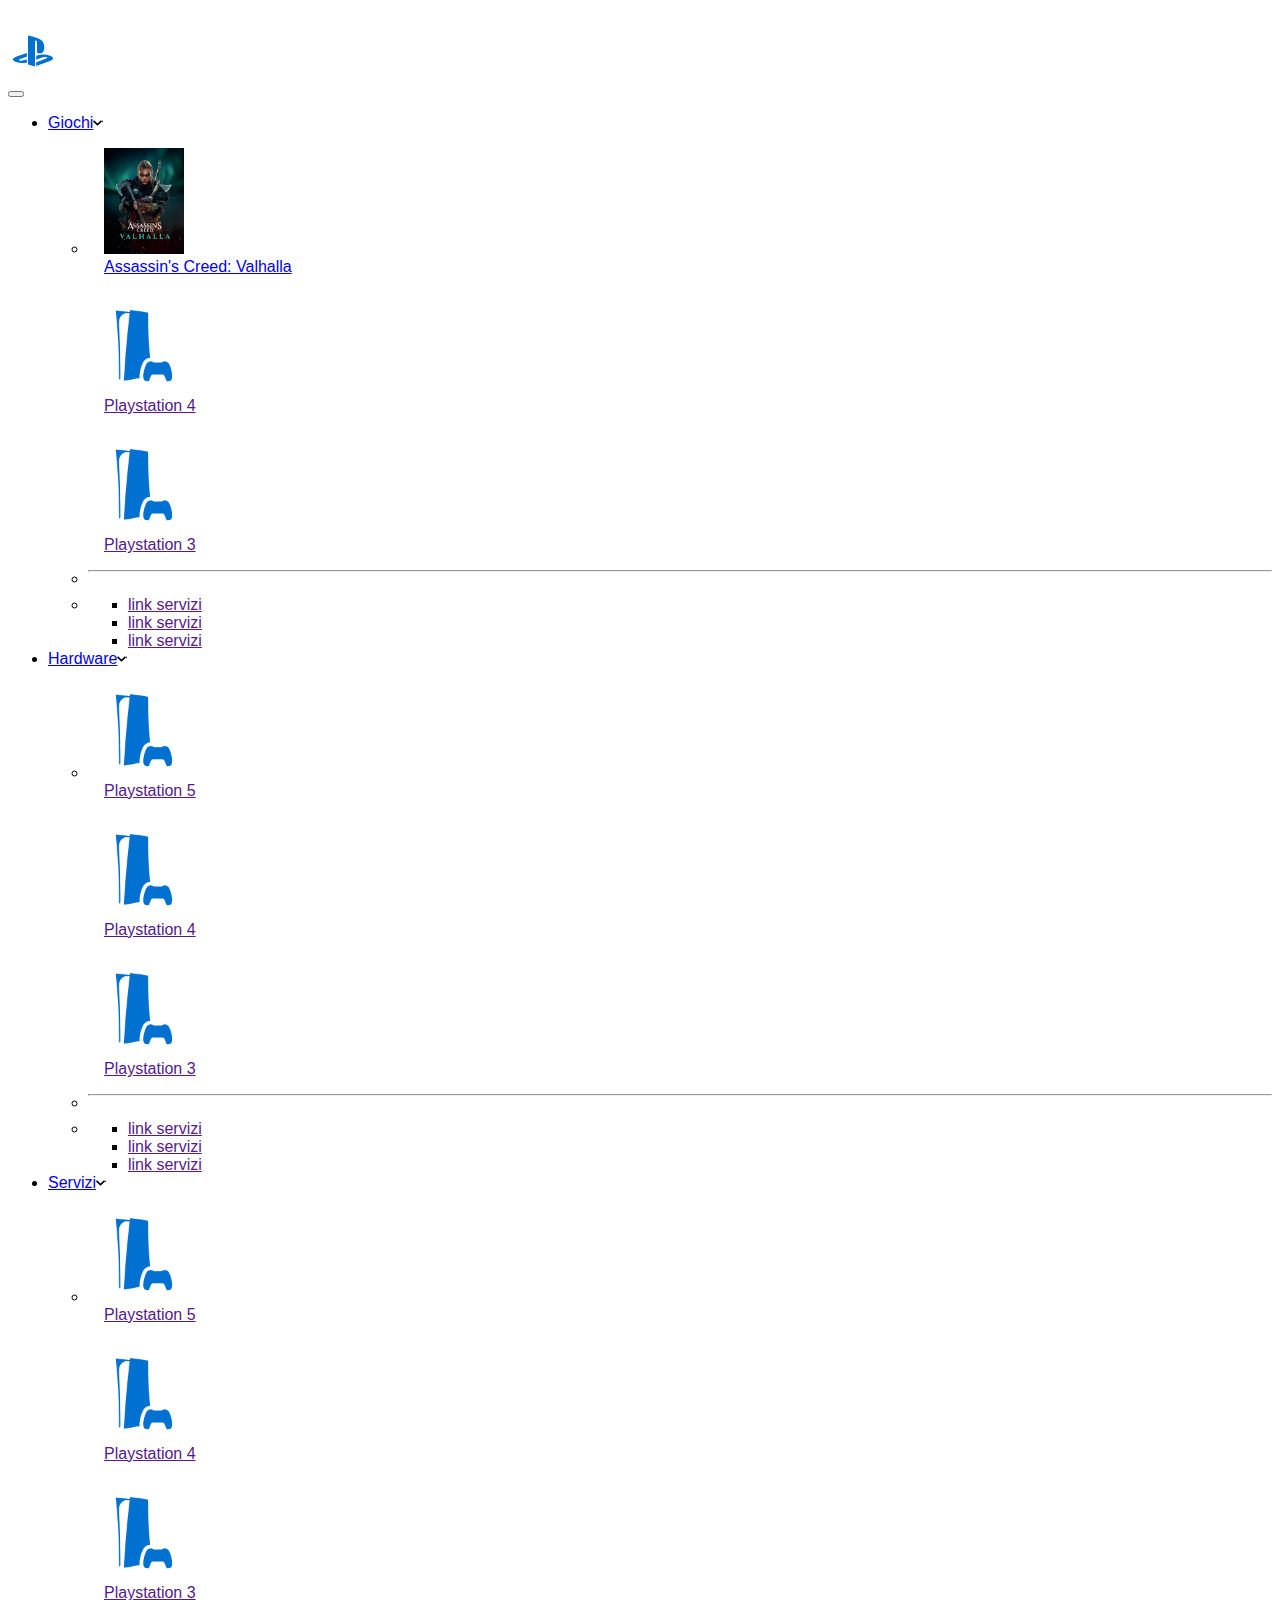
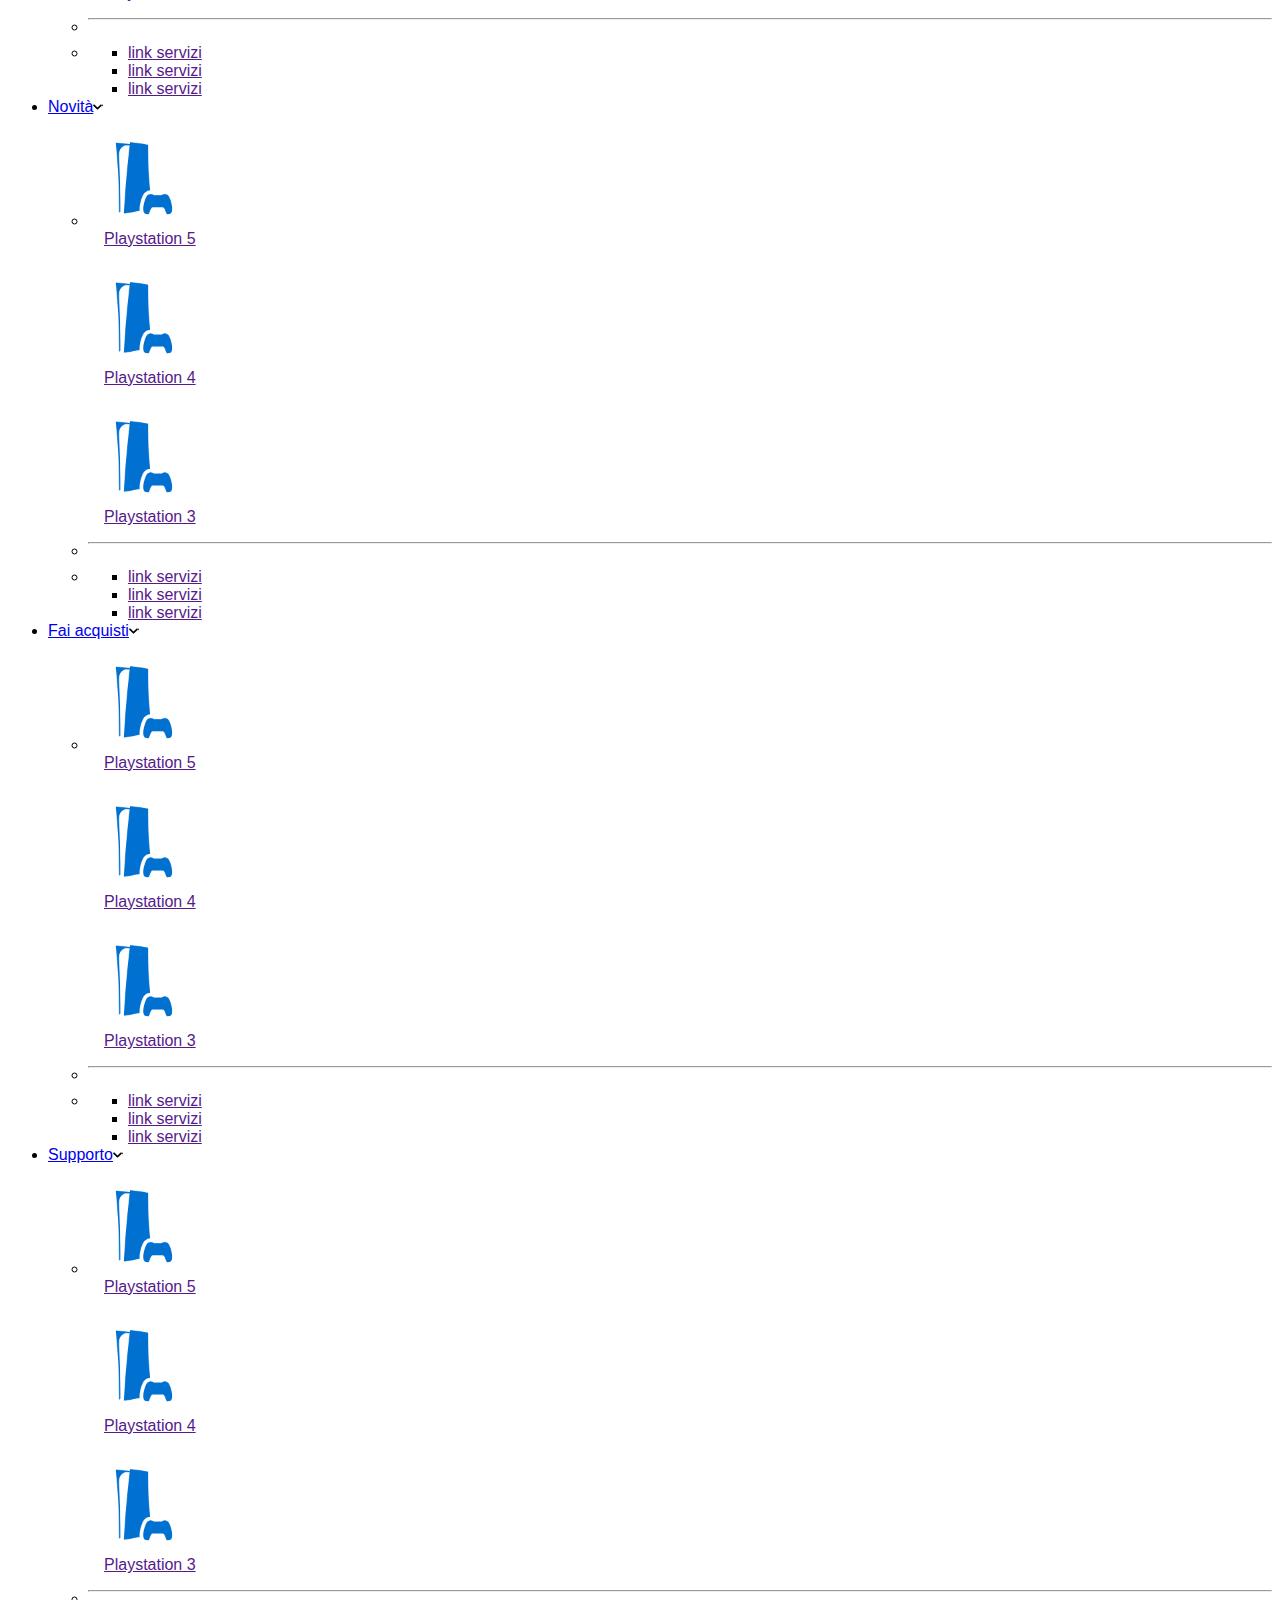
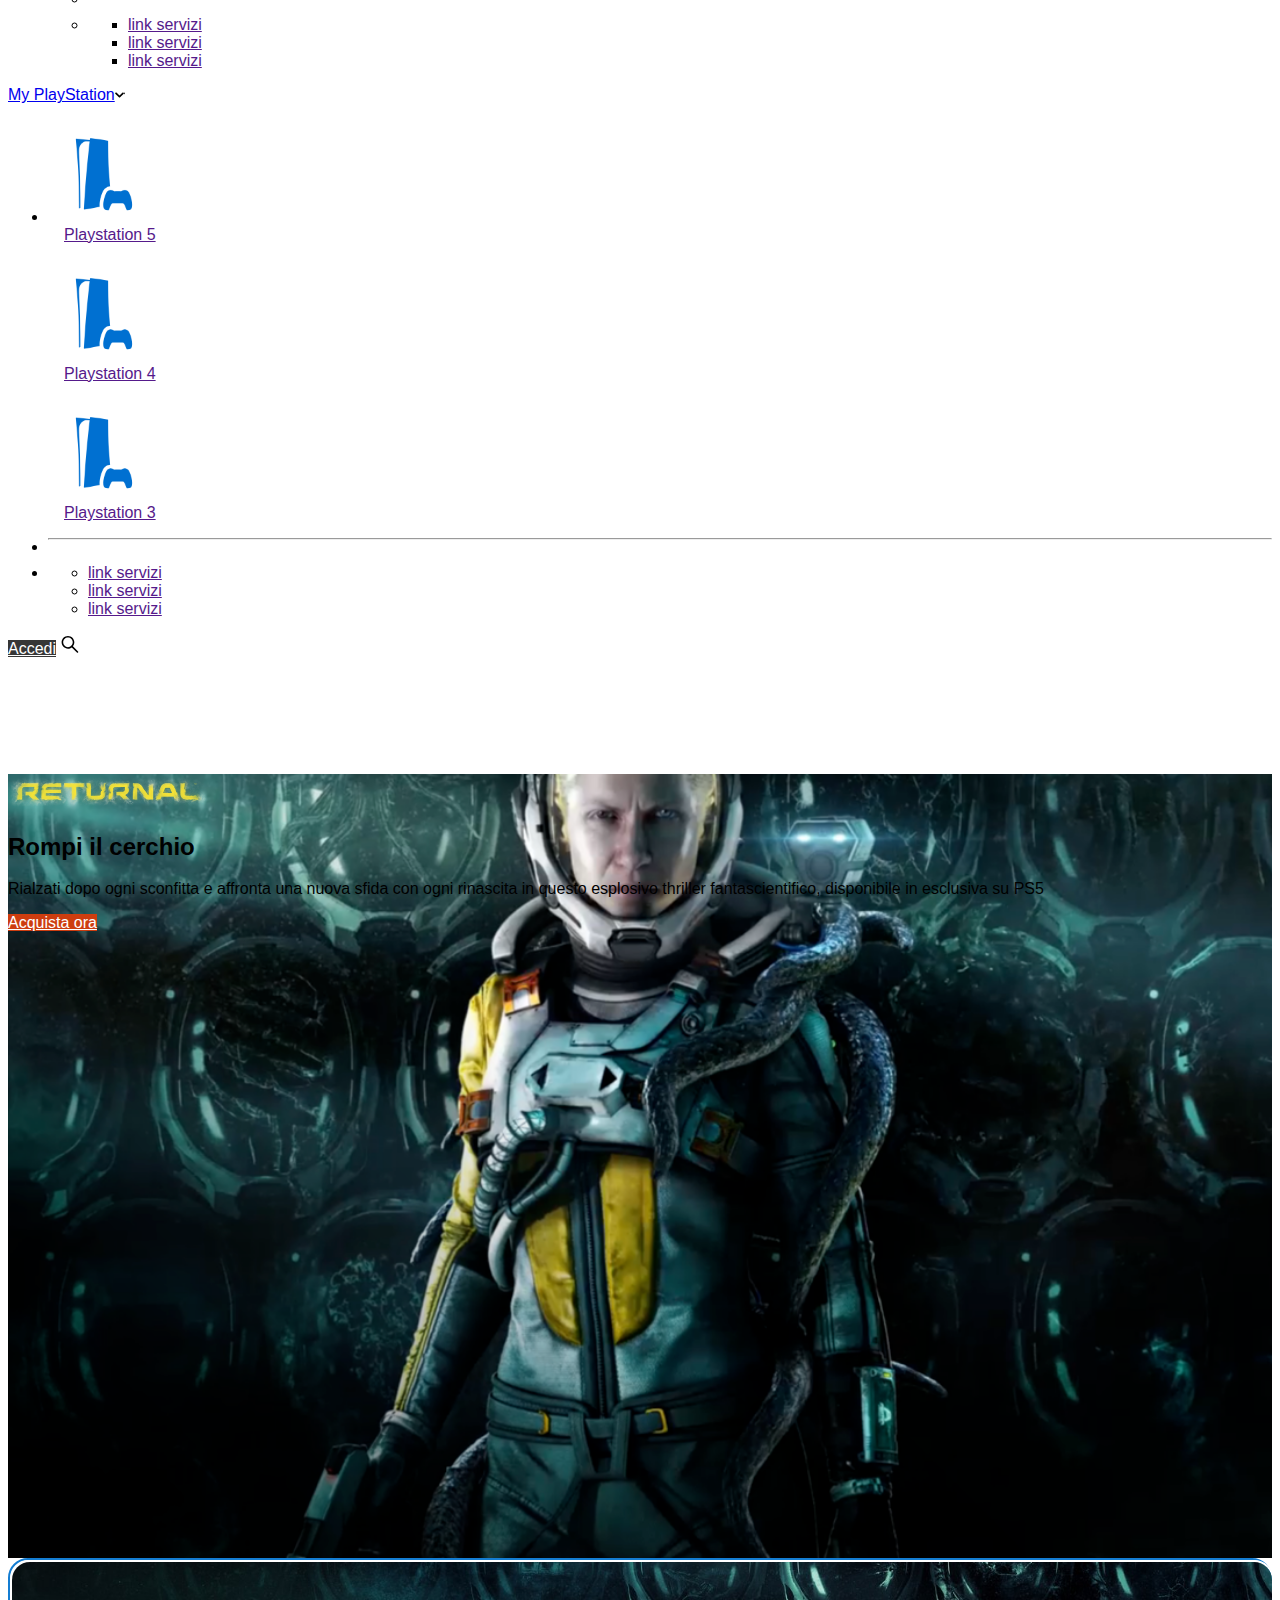
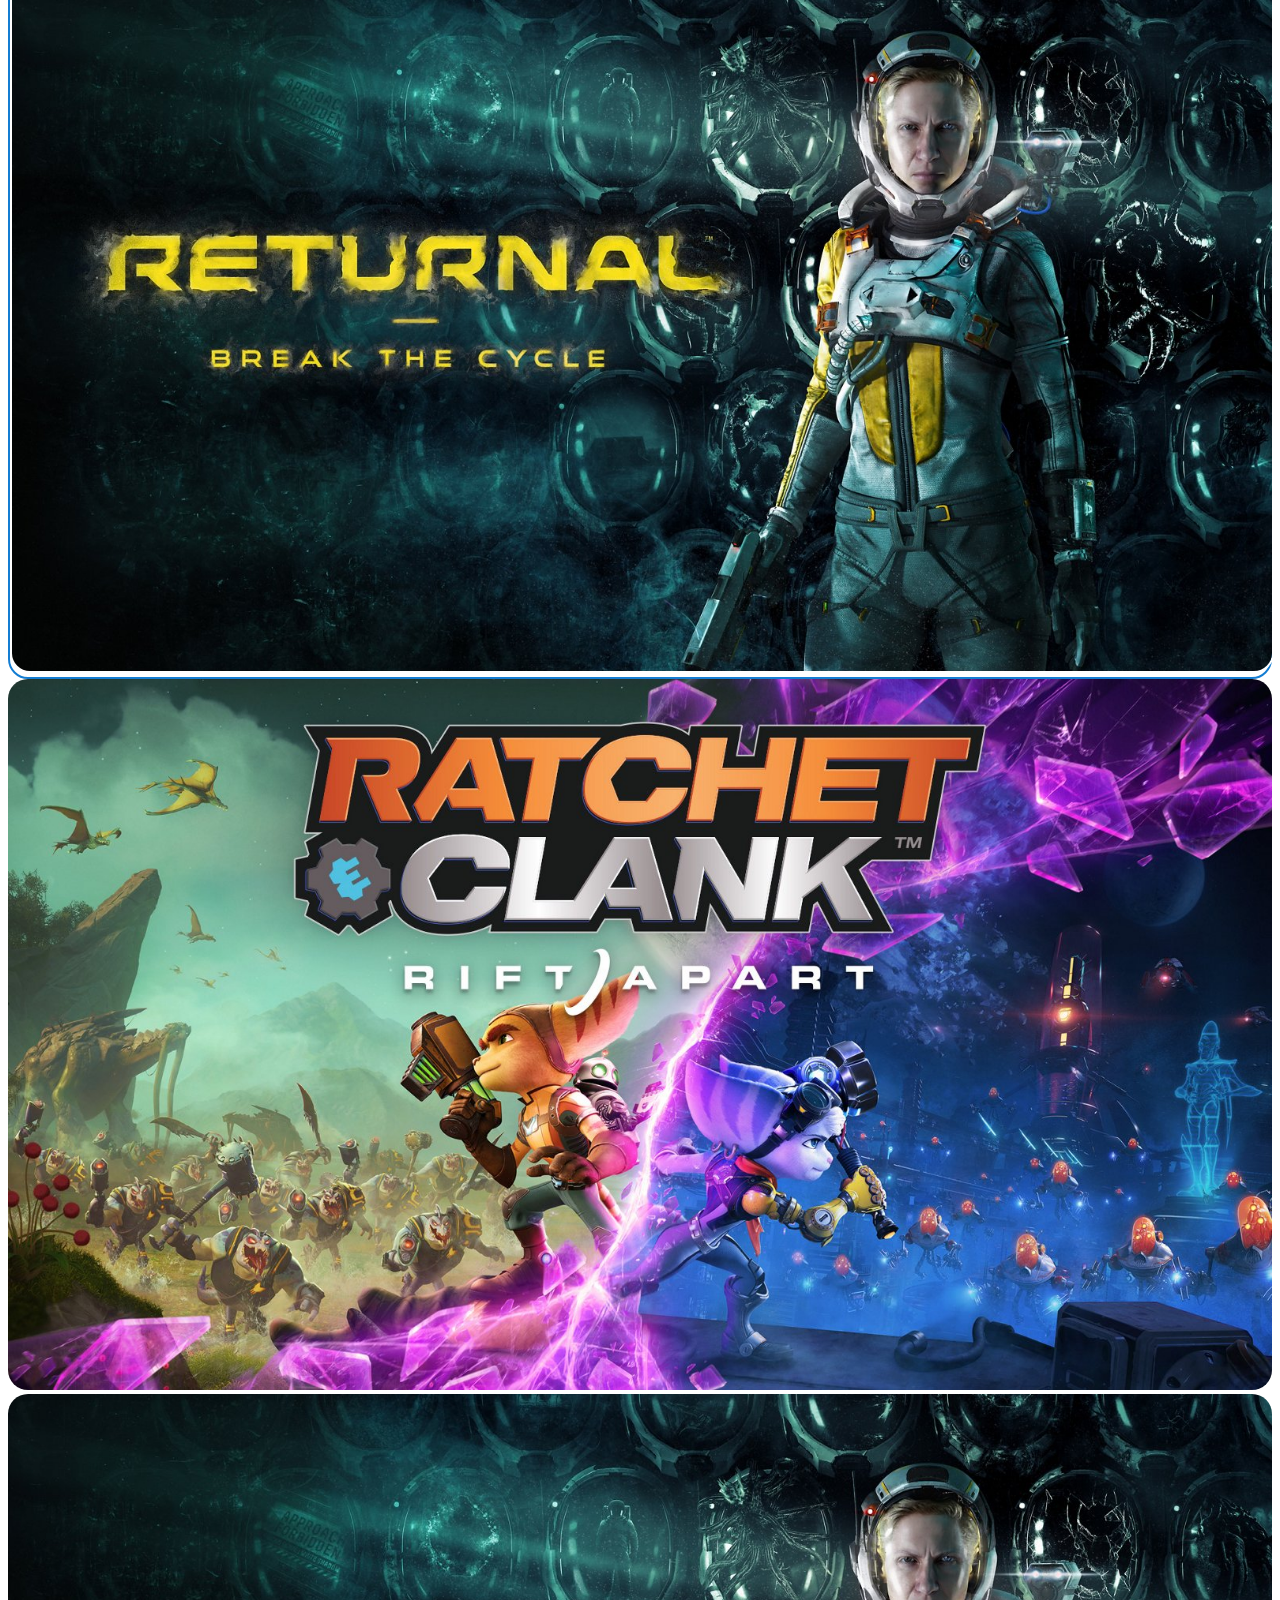
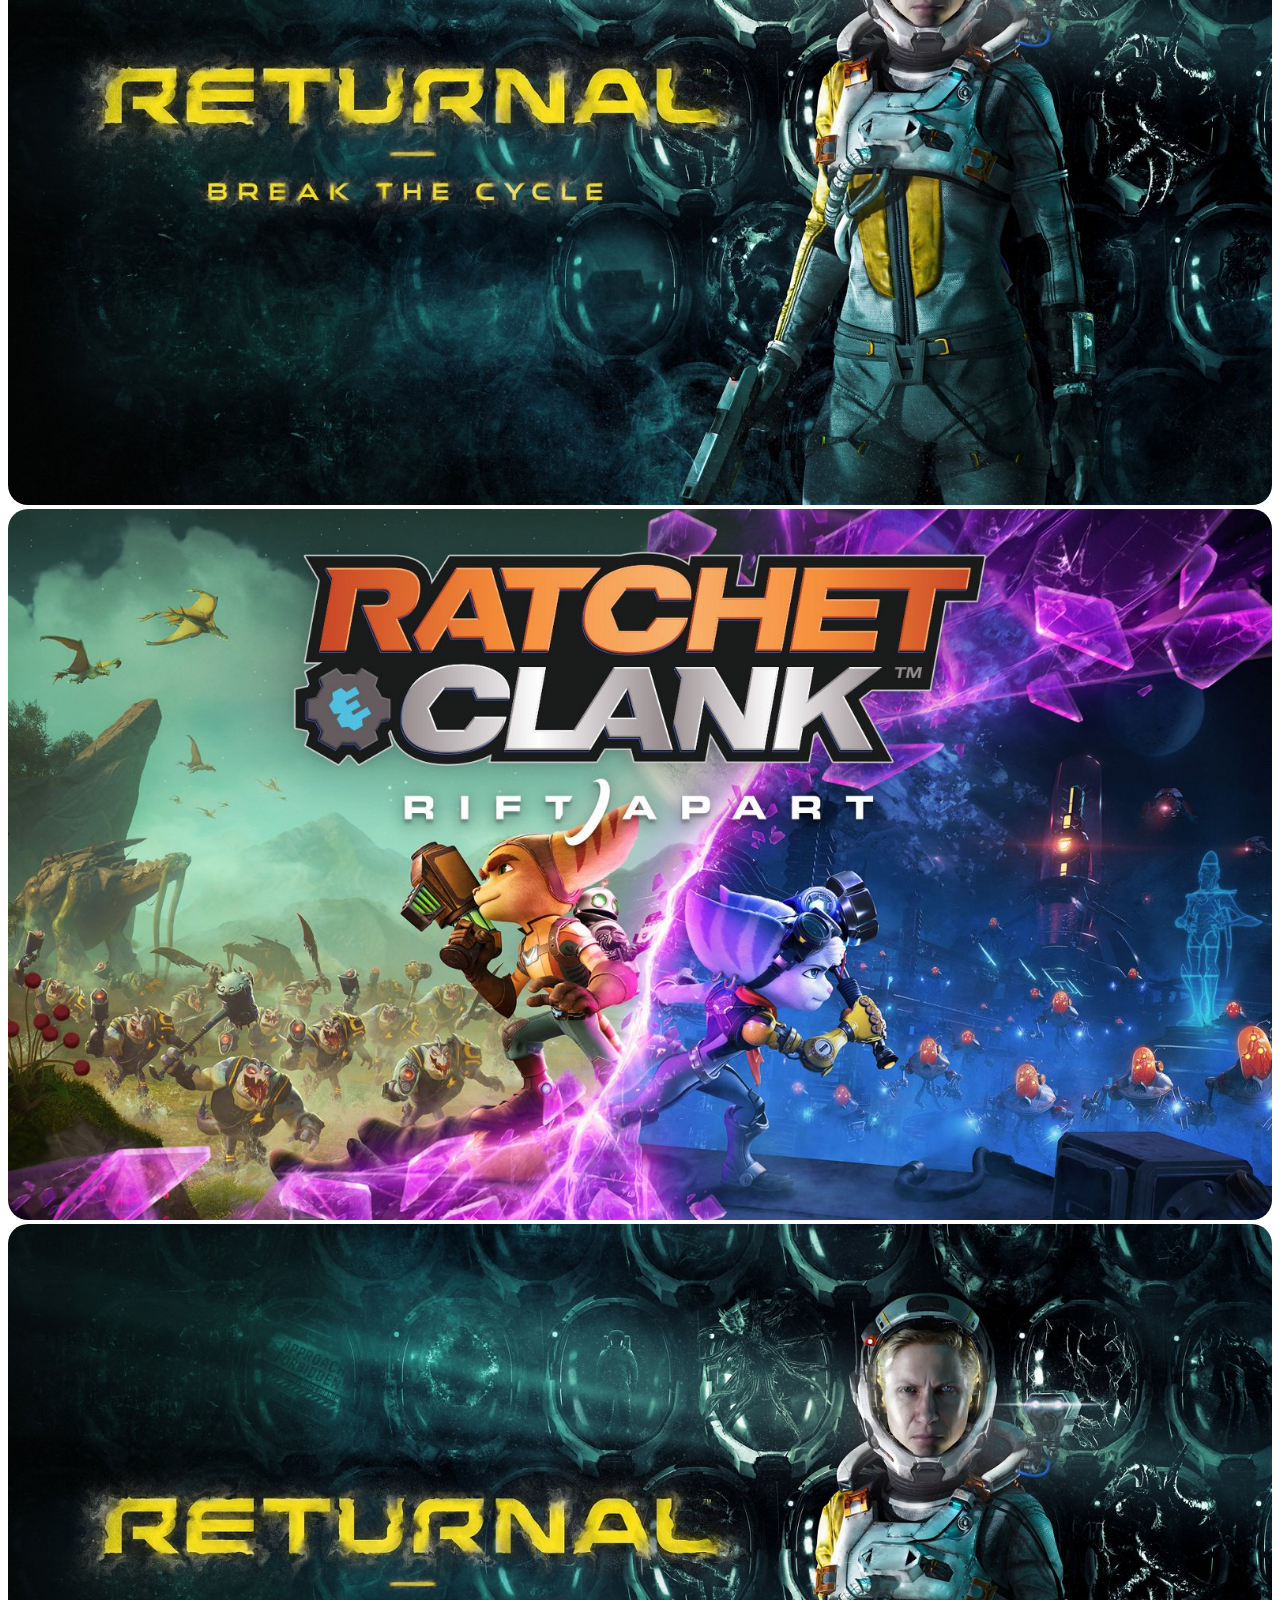
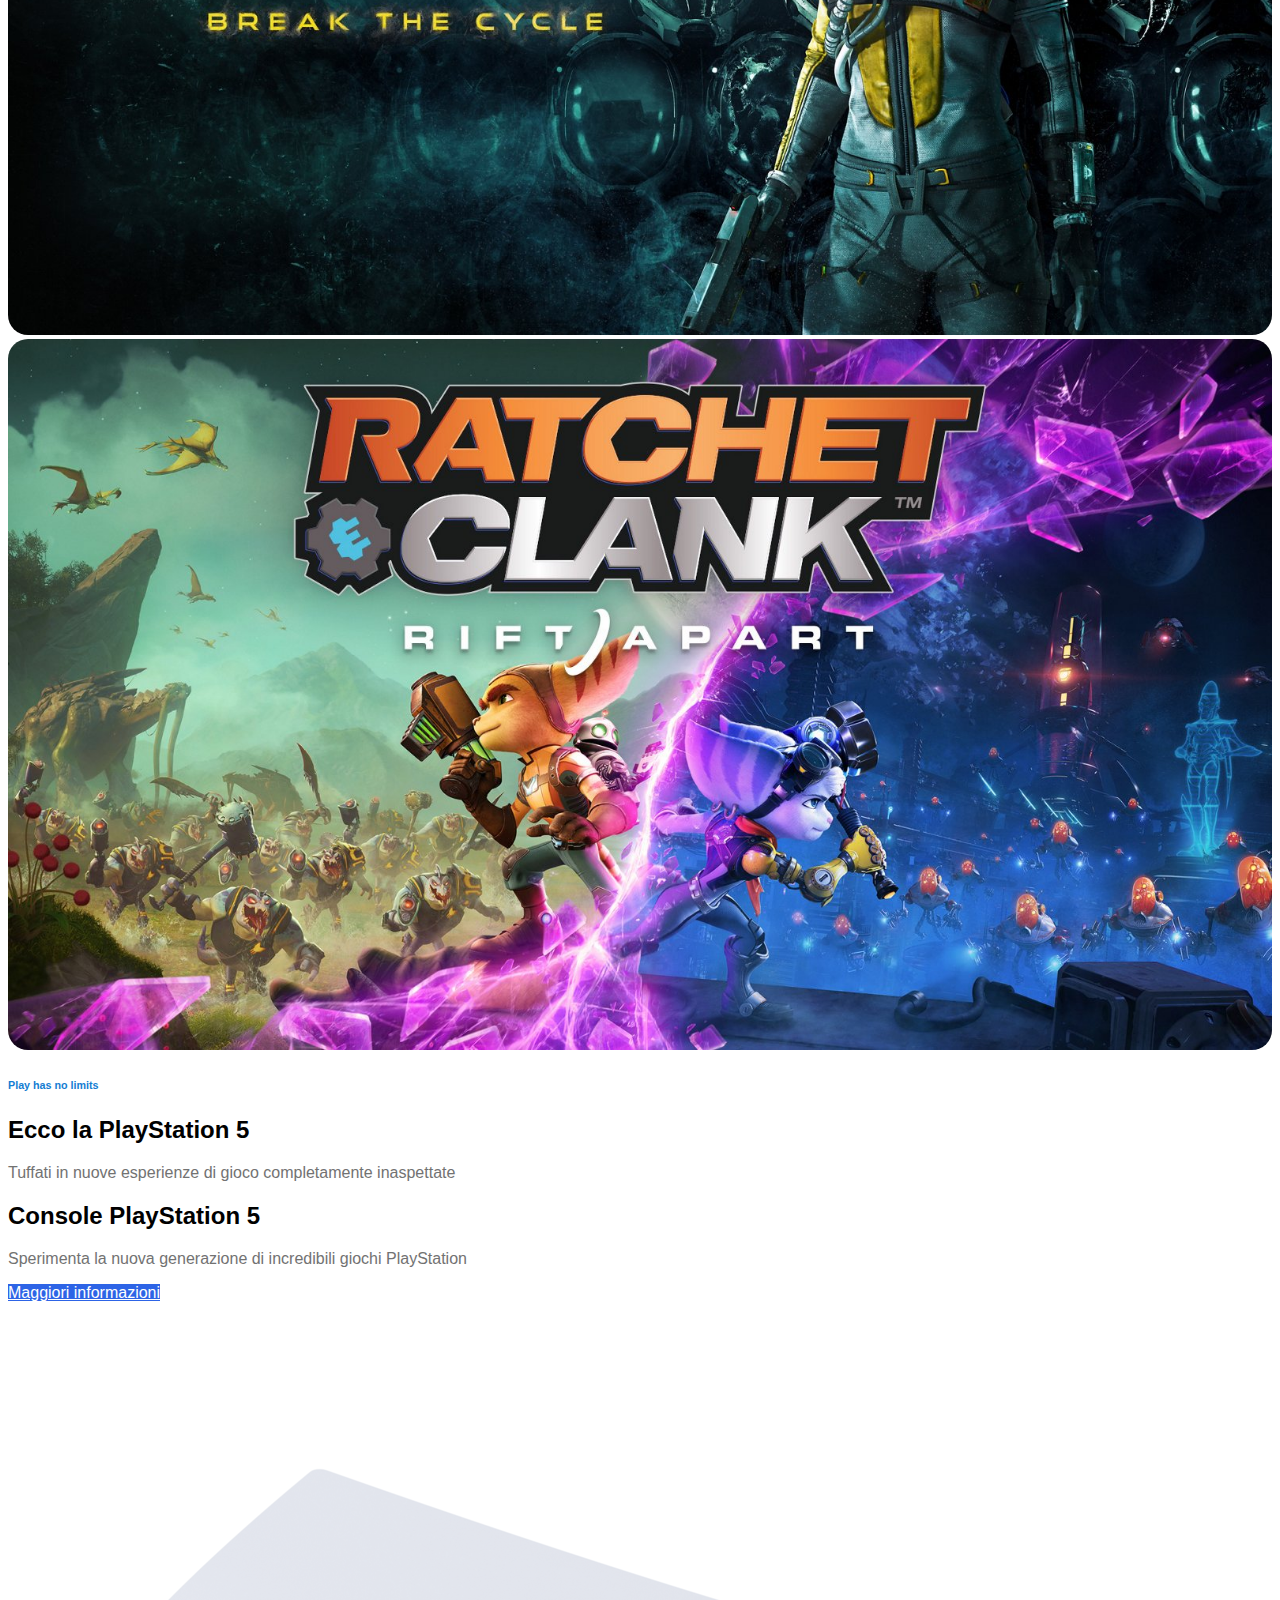
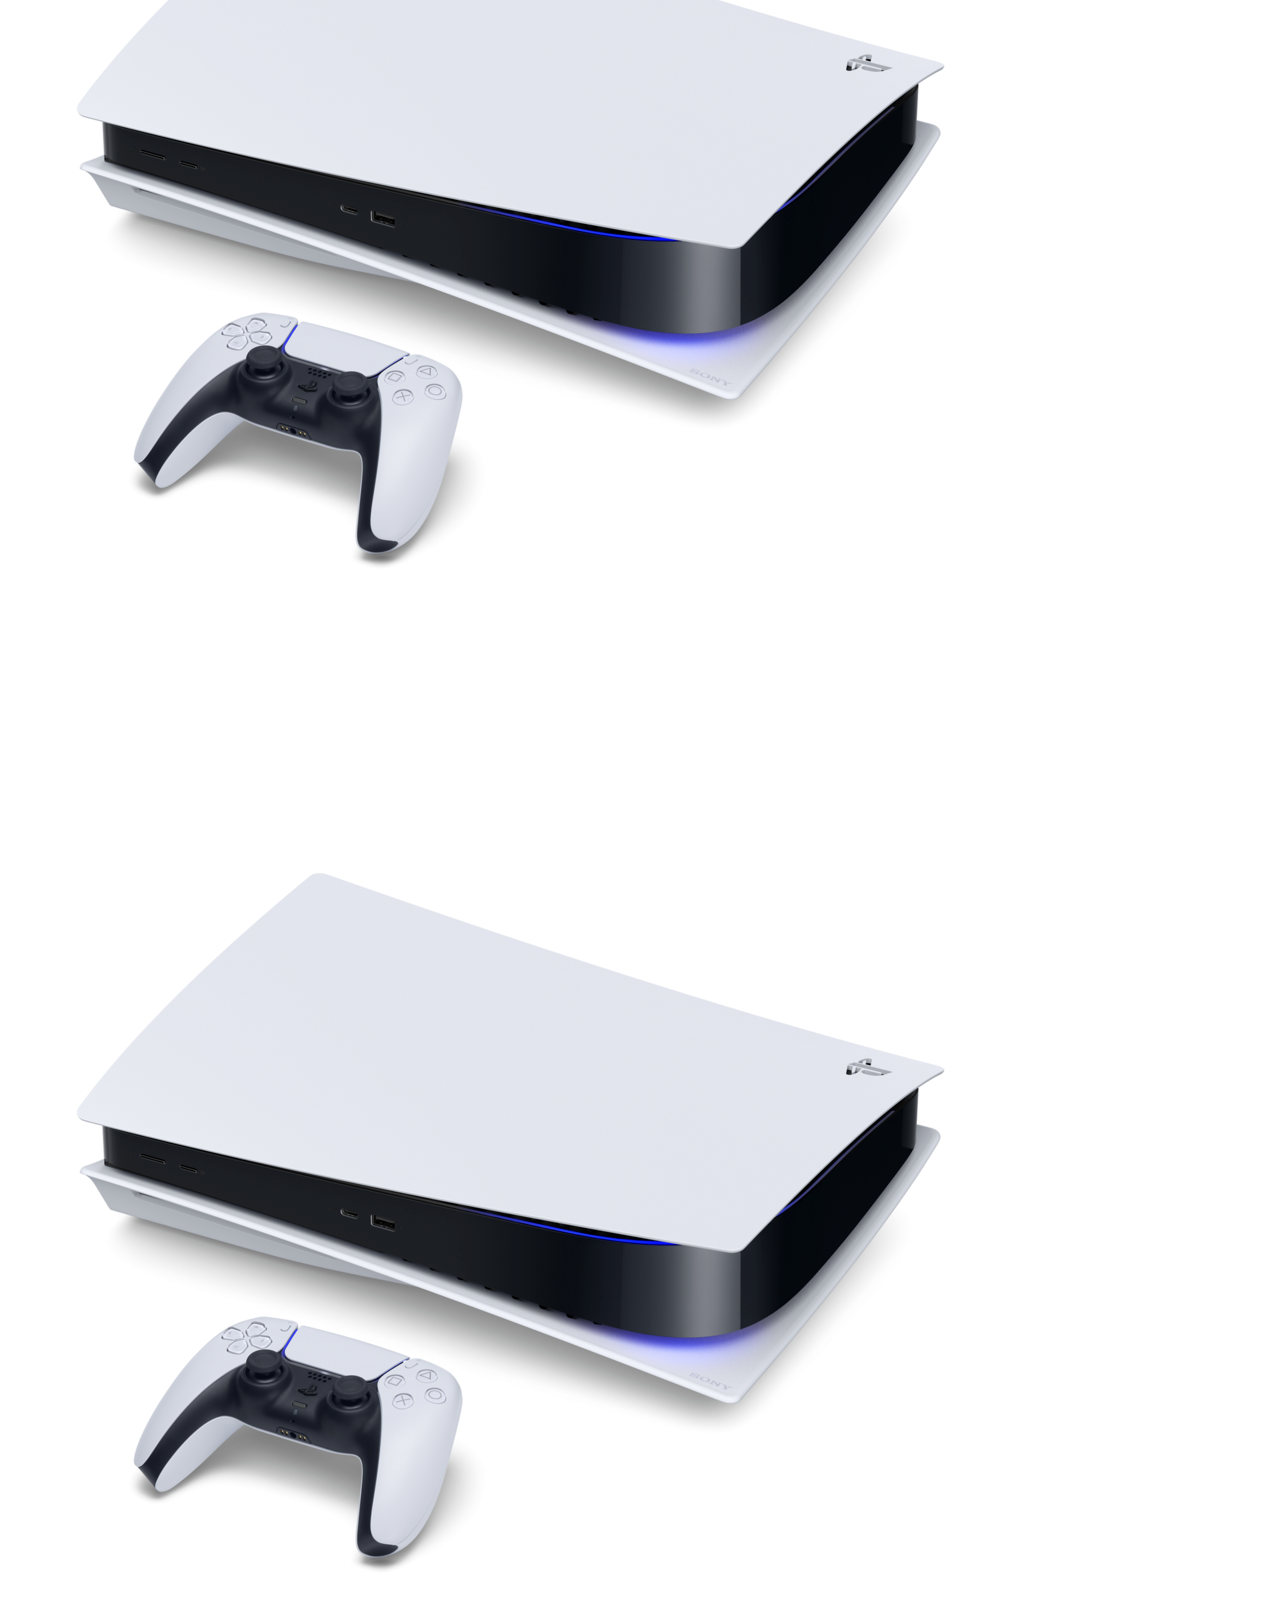
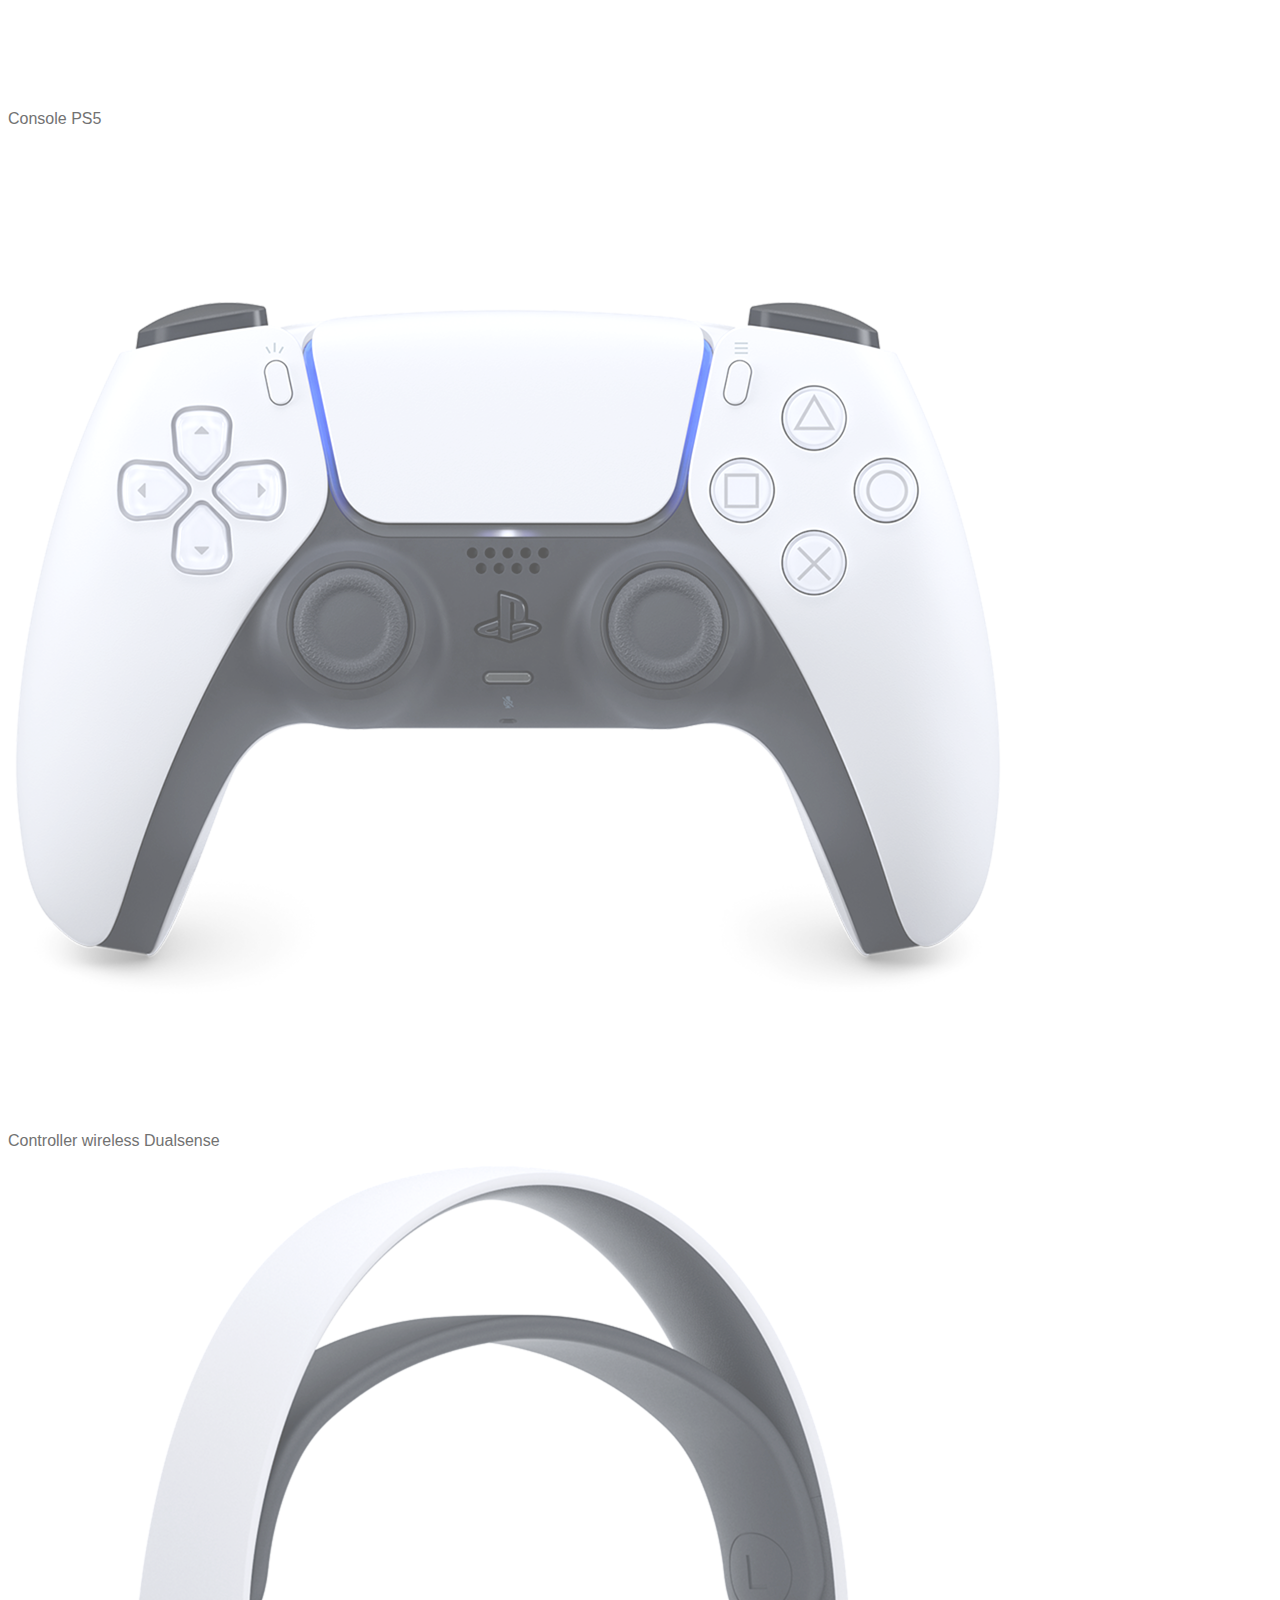
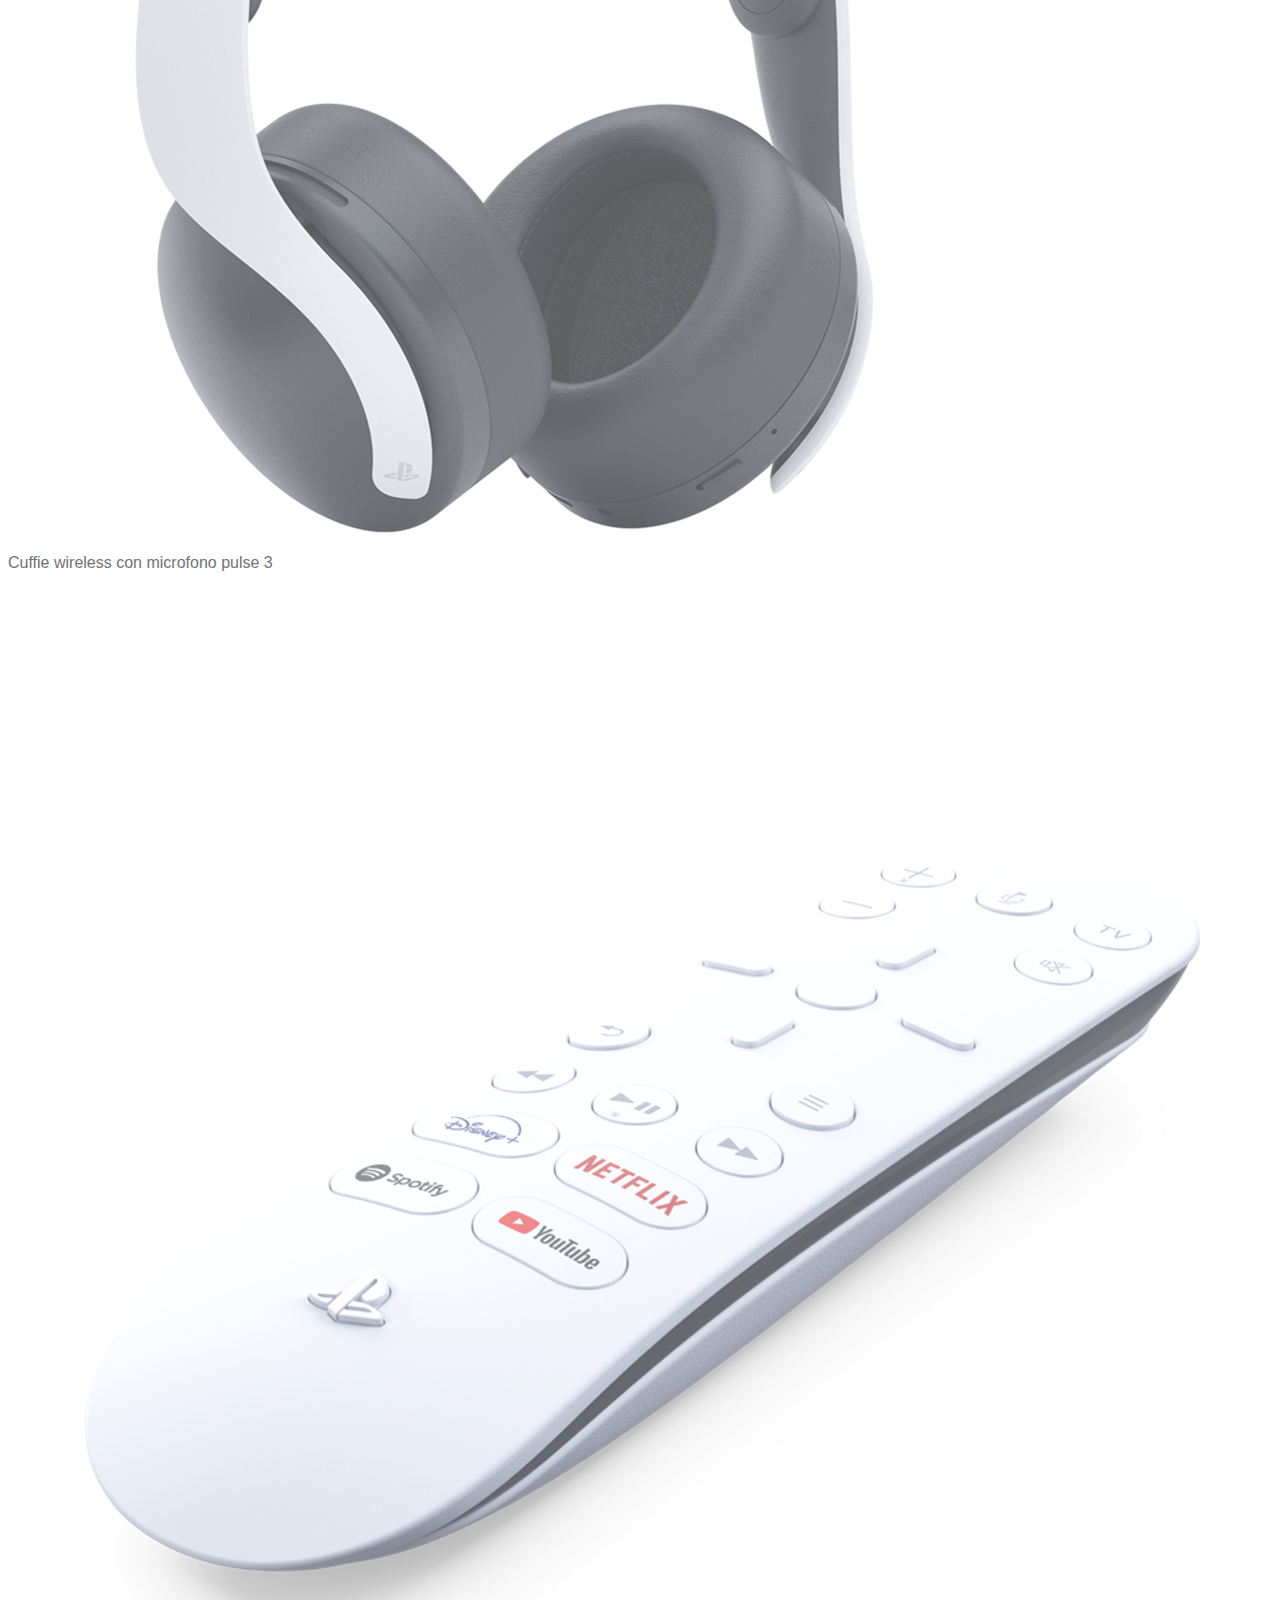
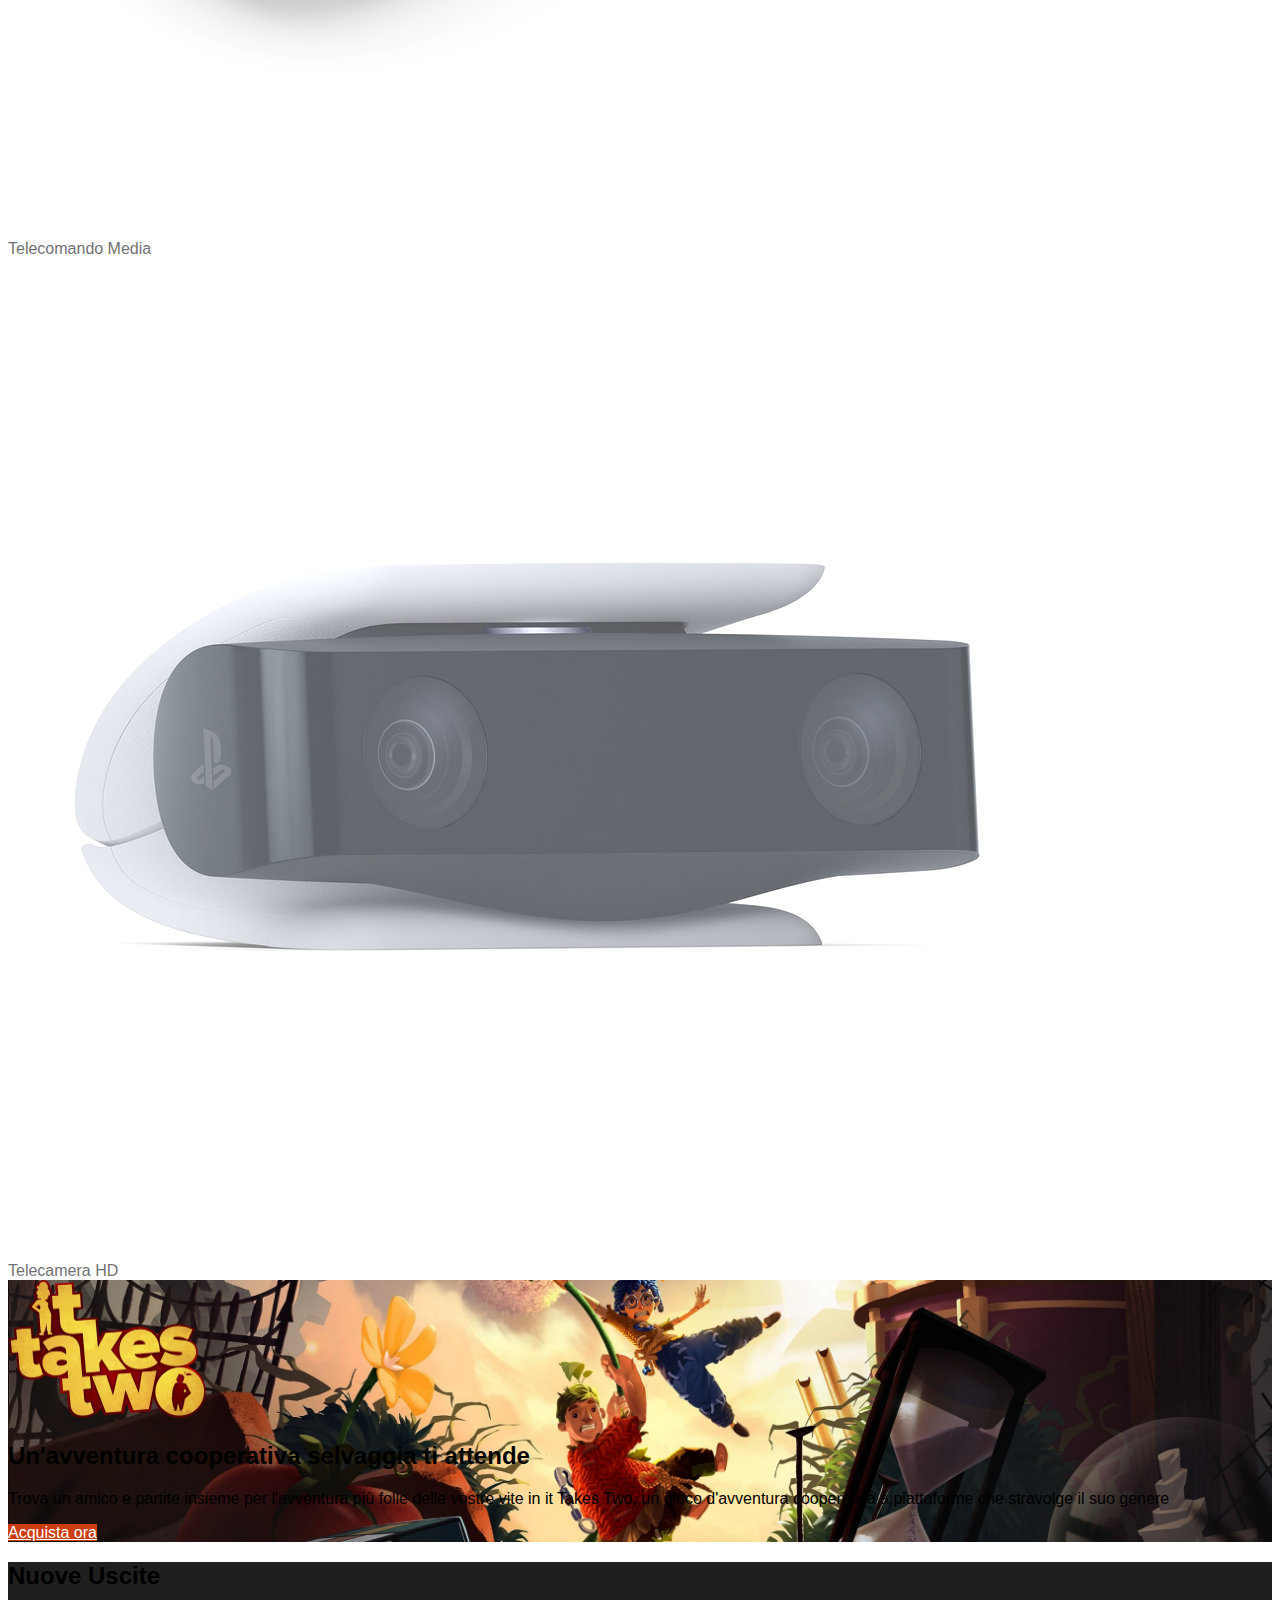
<file: index.html>
<!doctype html>
<html lang="en">

<head>
    <title>Playstation</title>
    <!-- Required meta tags -->
    <meta charset="utf-8">
    <meta name="viewport" content="width=device-width, initial-scale=1, shrink-to-fit=no">

    <link rel="stylesheet" href="https://cdnjs.cloudflare.com/ajax/libs/font-awesome/6.1.0/css/all.min.css"
        integrity="sha512-10/jx2EXwxxWqCLX/hHth/vu2KY3jCF70dCQB8TSgNjbCVAC/8vai53GfMDrO2Emgwccf2pJqxct9ehpzG+MTw=="
        crossorigin="anonymous" referrerpolicy="no-referrer" />

    <!-- Bootstrap CSS v5.0.2 -->
    <link rel="stylesheet" href="https://cdn.jsdelivr.net/npm/bootstrap@5.0.2/dist/css/bootstrap.min.css"
        integrity="sha384-EVSTQN3/azprG1Anm3QDgpJLIm9Nao0Yz1ztcQTwFspd3yD65VohhpuuCOmLASjC" crossorigin="anonymous">

    <link rel="stylesheet" href="./assets/css/style.css">

</head>

<body>

    <header id="site-header" class="position-fixed zindex-fixed top-0 w-100">
        <div class="header-top bg-dark d-flex justify-content-end">
            <div class="logo logo-sony m-2">
                <img src="./assets/img/sony_logo.svg" alt="" class="">
            </div>
        </div>
        <div class="header-bottom">
            <nav class="main-menu navbar navbar-expand-lg navbar-light bg-white">
                <div class="container-fluid">
                    <a class="navbar-brand" href="#">
                        <div class="logo logo-ps">
                            <img src="./assets/img/play_logo.svg" alt="">
                        </div>
                    </a>
                    <button class="navbar-toggler" type="button" data-bs-toggle="collapse"
                        data-bs-target="#navbarSupportedContent" aria-controls="navbarSupportedContent"
                        aria-expanded="false" aria-label="Toggle navigation">
                        <span class="navbar-toggler-icon"></span>
                    </button>
                    <div class="collapse navbar-collapse" id="navbarSupportedContent">
                        <ul class="navbar-nav me-auto">
                            <li class="nav-item dropdown position-static">
                                <a class="link-dark text-decoration-none p-2 d-block dropdown-toggle" href="#"
                                    id="navbarDropdown" role="button" data-bs-toggle="dropdown" aria-expanded="false">
                                    Giochi
                                </a>
                                <ul class="dropdown-menu w-100 border-0 border-top border-bottom border-1 mt-0"
                                    aria-labelledby="navbarDropdown">
                                    <li class="d-flex justify-content-center align-items-center">
                                        <a href="./bonus/ac-valhalla.html" class="text-dark text-decoration-none">
                                            <div class="item d-flex flex-column align-items-center">
                                                <div class="item-play">
                                                    <img src="./bonus/assets/img/ac-valhalla-cover.jpg" alt=""
                                                        class="">
                                                </div>
                                                <div class="name-item">Assassin's Creed: Valhalla</div>
                                            </div>
                                        </a>
                                        <a href="" class="text-dark text-decoration-none">
                                            <div class="item mx-5">
                                                <div class="item-play">
                                                    <img src="./assets/img/play-menu-ico.png" alt="" class="">
                                                </div>
                                                <div class="name-item">Playstation 4</div>
                                            </div>
                                        </a>
                                        <a href="" class="text-dark text-decoration-none">
                                            <div class="item">
                                                <div class="item-play">
                                                    <img src="./assets/img/play-menu-ico.png" alt="" class="">
                                                </div>
                                                <div class="name-item">Playstation 3</div>
                                            </div>
                                        </a>
                                    </li>
                                    <li>
                                        <hr class="dropdown-divider">
                                    </li>
                                    <li>
                                        <ul class="d-flex justify-content-center">
                                            <li>
                                                <a href="" class="link-dark text-decoration-none">link servizi</a>
                                            </li>
                                            <li class="mx-5">
                                                <a href="" class="link-dark text-decoration-none">link servizi</a>
                                            </li>
                                            <li>
                                                <a href="" class="link-dark text-decoration-none">link servizi</a>
                                            </li>
                                        </ul>
                                    </li>
                                </ul>
                            </li>
                            <li class="nav-item dropdown position-static">
                                <a class="link-dark text-decoration-none p-2 d-block dropdown-toggle" href="#"
                                    id="navbarDropdown" role="button" data-bs-toggle="dropdown" aria-expanded="false">
                                    Hardware
                                </a>
                                <ul class="dropdown-menu w-100 border-0 border-top border-bottom border-1 mt-0"
                                    aria-labelledby="navbarDropdown">
                                    <li class="d-flex justify-content-center">
                                        <a href="" class="text-dark text-decoration-none">
                                            <div class="item">
                                                <div class="item-play">
                                                    <img src="./assets/img/play-menu-ico.png" alt="" class="">
                                                </div>
                                                <div class="name-item">Playstation 5</div>
                                            </div>
                                        </a>
                                        <a href="" class="text-dark text-decoration-none">
                                            <div class="item mx-5">
                                                <div class="item-play">
                                                    <img src="./assets/img/play-menu-ico.png" alt="" class="">
                                                </div>
                                                <div class="name-item">Playstation 4</div>
                                            </div>
                                        </a>
                                        <a href="" class="text-dark text-decoration-none">
                                            <div class="item">
                                                <div class="item-play">
                                                    <img src="./assets/img/play-menu-ico.png" alt="" class="">
                                                </div>
                                                <div class="name-item">Playstation 3</div>
                                            </div>
                                        </a>
                                    </li>
                                    <li>
                                        <hr class="dropdown-divider">
                                    </li>
                                    <li>
                                        <ul class="d-flex justify-content-center">
                                            <li>
                                                <a href="" class="link-dark text-decoration-none">link servizi</a>
                                            </li>
                                            <li class="mx-5">
                                                <a href="" class="link-dark text-decoration-none">link servizi</a>
                                            </li>
                                            <li>
                                                <a href="" class="link-dark text-decoration-none">link servizi</a>
                                            </li>
                                        </ul>
                                    </li>
                                </ul>
                            </li>
                            <li class="nav-item dropdown position-static">
                                <a class="link-dark text-decoration-none p-2 d-block dropdown-toggle" href="#"
                                    id="navbarDropdown" role="button" data-bs-toggle="dropdown" aria-expanded="false">
                                    Servizi
                                </a>
                                <ul class="dropdown-menu w-100 border-0 border-top border-bottom border-1 mt-0"
                                    aria-labelledby="navbarDropdown">
                                    <li class="d-flex justify-content-center">
                                        <a href="" class="text-dark text-decoration-none">
                                            <div class="item">
                                                <div class="item-play">
                                                    <img src="./assets/img/play-menu-ico.png" alt="" class="">
                                                </div>
                                                <div class="name-item">Playstation 5</div>
                                            </div>
                                        </a>
                                        <a href="" class="text-dark text-decoration-none">
                                            <div class="item mx-5">
                                                <div class="item-play">
                                                    <img src="./assets/img/play-menu-ico.png" alt="" class="">
                                                </div>
                                                <div class="name-item">Playstation 4</div>
                                            </div>
                                        </a>
                                        <a href="" class="text-dark text-decoration-none">
                                            <div class="item">
                                                <div class="item-play">
                                                    <img src="./assets/img/play-menu-ico.png" alt="" class="">
                                                </div>
                                                <div class="name-item">Playstation 3</div>
                                            </div>
                                        </a>
                                    </li>
                                    <li>
                                        <hr class="dropdown-divider">
                                    </li>
                                    <li>
                                        <ul class="d-flex justify-content-center">
                                            <li>
                                                <a href="" class="link-dark text-decoration-none">link servizi</a>
                                            </li>
                                            <li class="mx-5">
                                                <a href="" class="link-dark text-decoration-none">link servizi</a>
                                            </li>
                                            <li>
                                                <a href="" class="link-dark text-decoration-none">link servizi</a>
                                            </li>
                                        </ul>
                                    </li>
                                </ul>
                            </li>
                            <li class="nav-item dropdown position-static">
                                <a class="link-dark text-decoration-none p-2 d-block dropdown-toggle" href="#"
                                    id="navbarDropdown" role="button" data-bs-toggle="dropdown" aria-expanded="false">
                                    Novità
                                </a>
                                <ul class="dropdown-menu w-100 border-0 border-top border-bottom border-1 mt-0"
                                    aria-labelledby="navbarDropdown">
                                    <li class="d-flex justify-content-center">
                                        <a href="" class="text-dark text-decoration-none">
                                            <div class="item">
                                                <div class="item-play">
                                                    <img src="./assets/img/play-menu-ico.png" alt="" class="">
                                                </div>
                                                <div class="name-item">Playstation 5</div>
                                            </div>
                                        </a>
                                        <a href="" class="text-dark text-decoration-none">
                                            <div class="item mx-5">
                                                <div class="item-play">
                                                    <img src="./assets/img/play-menu-ico.png" alt="" class="">
                                                </div>
                                                <div class="name-item">Playstation 4</div>
                                            </div>
                                        </a>
                                        <a href="" class="text-dark text-decoration-none">
                                            <div class="item">
                                                <div class="item-play">
                                                    <img src="./assets/img/play-menu-ico.png" alt="" class="">
                                                </div>
                                                <div class="name-item">Playstation 3</div>
                                            </div>
                                        </a>
                                    </li>
                                    <li>
                                        <hr class="dropdown-divider">
                                    </li>
                                    <li>
                                        <ul class="d-flex justify-content-center">
                                            <li>
                                                <a href="" class="link-dark text-decoration-none">link servizi</a>
                                            </li>
                                            <li class="mx-5">
                                                <a href="" class="link-dark text-decoration-none">link servizi</a>
                                            </li>
                                            <li>
                                                <a href="" class="link-dark text-decoration-none">link servizi</a>
                                            </li>
                                        </ul>
                                    </li>
                                </ul>
                            </li>
                            <li class="nav-item dropdown position-static">
                                <a class="link-dark text-decoration-none p-2 d-block dropdown-toggle" href="#"
                                    id="navbarDropdown" role="button" data-bs-toggle="dropdown" aria-expanded="false">
                                    Fai acquisti
                                </a>
                                <ul class="dropdown-menu w-100 border-0 border-top border-bottom border-1 mt-0"
                                    aria-labelledby="navbarDropdown">
                                    <li class="d-flex justify-content-center">
                                        <a href="" class="text-dark text-decoration-none">
                                            <div class="item">
                                                <div class="item-play">
                                                    <img src="./assets/img/play-menu-ico.png" alt="" class="">
                                                </div>
                                                <div class="name-item">Playstation 5</div>
                                            </div>
                                        </a>
                                        <a href="" class="text-dark text-decoration-none">
                                            <div class="item mx-5">
                                                <div class="item-play">
                                                    <img src="./assets/img/play-menu-ico.png" alt="" class="">
                                                </div>
                                                <div class="name-item">Playstation 4</div>
                                            </div>
                                        </a>
                                        <a href="" class="text-dark text-decoration-none">
                                            <div class="item">
                                                <div class="item-play">
                                                    <img src="./assets/img/play-menu-ico.png" alt="" class="">
                                                </div>
                                                <div class="name-item">Playstation 3</div>
                                            </div>
                                        </a>
                                    </li>
                                    <li>
                                        <hr class="dropdown-divider">
                                    </li>
                                    <li>
                                        <ul class="d-flex justify-content-center">
                                            <li>
                                                <a href="" class="link-dark text-decoration-none">link servizi</a>
                                            </li>
                                            <li class="mx-5">
                                                <a href="" class="link-dark text-decoration-none">link servizi</a>
                                            </li>
                                            <li>
                                                <a href="" class="link-dark text-decoration-none">link servizi</a>
                                            </li>
                                        </ul>
                                    </li>
                                </ul>
                            </li>
                            <li class="nav-item dropdown position-static">
                                <a class="link-dark text-decoration-none p-2 d-block dropdown-toggle" href="#"
                                    id="navbarDropdown" role="button" data-bs-toggle="dropdown" aria-expanded="false">
                                    Supporto
                                </a>
                                <ul class="dropdown-menu w-100 border-0 border-top border-bottom border-1 mt-0"
                                    aria-labelledby="navbarDropdown">
                                    <li class="d-flex justify-content-center">
                                        <a href="" class="text-dark text-decoration-none">
                                            <div class="item">
                                                <div class="item-play">
                                                    <img src="./assets/img/play-menu-ico.png" alt="" class="">
                                                </div>
                                                <div class="name-item">Playstation 5</div>
                                            </div>
                                        </a>
                                        <a href="" class="text-dark text-decoration-none">
                                            <div class="item mx-5">
                                                <div class="item-play">
                                                    <img src="./assets/img/play-menu-ico.png" alt="" class="">
                                                </div>
                                                <div class="name-item">Playstation 4</div>
                                            </div>
                                        </a>
                                        <a href="" class="text-dark text-decoration-none">
                                            <div class="item">
                                                <div class="item-play">
                                                    <img src="./assets/img/play-menu-ico.png" alt="" class="">
                                                </div>
                                                <div class="name-item">Playstation 3</div>
                                            </div>
                                        </a>
                                    </li>
                                    <li>
                                        <hr class="dropdown-divider">
                                    </li>
                                    <li>
                                        <ul class="d-flex justify-content-center">
                                            <li>
                                                <a href="" class="link-dark text-decoration-none">link servizi</a>
                                            </li>
                                            <li class="mx-5">
                                                <a href="" class="link-dark text-decoration-none">link servizi</a>
                                            </li>
                                            <li>
                                                <a href="" class="link-dark text-decoration-none">link servizi</a>
                                            </li>
                                        </ul>
                                    </li>
                                </ul>
                            </li>
                        </ul>
                        <div class="d-flex">
                            <div class="nav-item dropdown position-static">
                                <a class="link-dark text-decoration-none p-2 d-block dropdown-toggle" href="#"
                                    id="navbarDropdown" role="button" data-bs-toggle="dropdown" aria-expanded="false">
                                    My PlayStation
                                </a>
                                <ul class="dropdown-menu w-100 border-0 border-top border-bottom border-1 mt-0"
                                    aria-labelledby="navbarDropdown">
                                    <li class="d-flex justify-content-center">
                                        <a href="" class="text-dark text-decoration-none">
                                            <div class="item">
                                                <div class="item-play">
                                                    <img src="./assets/img/play-menu-ico.png" alt="" class="">
                                                </div>
                                                <div class="name-item">Playstation 5</div>
                                            </div>
                                        </a>
                                        <a href="" class="text-dark text-decoration-none">
                                            <div class="item mx-5">
                                                <div class="item-play">
                                                    <img src="./assets/img/play-menu-ico.png" alt="" class="">
                                                </div>
                                                <div class="name-item">Playstation 4</div>
                                            </div>
                                        </a>
                                        <a href="" class="text-dark text-decoration-none">
                                            <div class="item">
                                                <div class="item-play">
                                                    <img src="./assets/img/play-menu-ico.png" alt="" class="">
                                                </div>
                                                <div class="name-item">Playstation 3</div>
                                            </div>
                                        </a>
                                    </li>
                                    <li>
                                        <hr class="dropdown-divider">
                                    </li>
                                    <li>
                                        <ul class="d-flex justify-content-center">
                                            <li>
                                                <a href="" class="link-dark text-decoration-none">link servizi</a>
                                            </li>
                                            <li class="mx-5">
                                                <a href="" class="link-dark text-decoration-none">link servizi</a>
                                            </li>
                                            <li>
                                                <a href="" class="link-dark text-decoration-none">link servizi</a>
                                            </li>
                                        </ul>
                                    </li>
                                </ul>
                            </div>
                            <a href=""
                                class="nav-item btn play-btn-paledark align-self-center mx-3 rounded-pill">Accedi</a>
                            <a href="" class="nav-item link-dark align-self-center d-flex">
                                <img height="20px" src="./assets/img/lens.svg" alt="">
                            </a>
                        </div>
                    </div>
                </div>
            </nav>
            <!-- main-manu -->
        </div>
    </header>
    <!-- /#site-header -->

    <main id="site-main">

        <section class="jumbotron-break text-white play-mt-116 py-4">
            <div class="container h-100">
                <div class="row h-100 align-items-end">
                    <div class="col col-lg-4">

                        <div class="card bg-transparent border-0">
                            <div class="hero-banner m-2">
                                <img src="./assets/img/returnal-hero-banner-logo.png" class="card-img-top" alt="...">
                            </div>
                            <div class="card-body">
                                <h2 class="card-title pb-2">Rompi il cerchio</h2>
                                <p class="card-text pb-3">Rialzati dopo ogni sconfitta e affronta una nuova sfida con
                                    ogni
                                    rinascita in questo esplosivo thriller fantascientifico, disponibile in esclusiva su
                                    PS5</p>
                                <a href="#" class="btn play-btn-alternative rounded-pill">Acquista ora</a>
                            </div>
                        </div>
                        <!-- card -->

                    </div>
                </div>
            </div>
        </section>
        <!-- jumbotron-break -->

        <div class="slider-games py-5">
            <div class="container">
                <div class="row row-cols-2 row-cols-sm-3 row-cols-lg-6 g-4">
                    <div class="col">
                        <div class="slider-cover active play-rounded">
                            <img src="./assets/img/returnal-listing-thumb-01-ps5.jpg" alt=""
                                class=" play-rounded">
                        </div>
                    </div>
                    <div class="col">
                        <div class="slider-cover play-rounded">
                            <img src="./assets/img/ratchet-and-clank-rift-apart-keyart.jpg" alt=""
                                class=" play-rounded">
                        </div>
                    </div>
                    <div class="col">
                        <div class="slider-cover play-rounded">
                            <img src="./assets/img/returnal-listing-thumb-01-ps5.jpg" alt=""
                                class=" play-rounded">
                        </div>
                    </div>
                    <div class="col">
                        <div class="slider-cover play-rounded">
                            <img src="./assets/img/ratchet-and-clank-rift-apart-keyart.jpg" alt=""
                                class=" play-rounded">
                        </div>
                    </div>
                    <div class="col">
                        <div class="slider-cover play-rounded">
                            <img src="./assets/img/returnal-listing-thumb-01-ps5.jpg" alt=""
                                class=" play-rounded">
                        </div>
                    </div>
                    <div class="col">
                        <div class="slider-cover play-rounded">
                            <img src="./assets/img/ratchet-and-clank-rift-apart-keyart.jpg" alt=""
                                class=" play-rounded">
                        </div>
                    </div>
                </div>
            </div>
        </div>
        <!-- slider-games -->

        <section class="ps5 py-4">
            <div class="container">
                <h6 class="text-center text-uppercase fw-bold play-paleprimary play-paleprimary m-0">Play has no limits
                </h6>
                <h2 class="text-center h1">Ecco la PlayStation 5</h2>
                <div class="text-center subtitle play-primarylight fs-5 py-3 pb-md-0">
                    Tuffati in nuove esperienze di gioco completamente inaspettate
                </div>
                <div class="row align-items-center">
                    <div class="col-12 col-md-6">
                        <div class="card bg-transparent border-0">
                            <div class="card-body pt-5 pt-md-3 pe-md-4">
                                <h2 class="card-title h1 pb-2">Console PlayStation 5</h2>
                                <p class="card-text pb-3 play-primarylight fs-5">Sperimenta la nuova generazione di
                                    incredibili giochi PlayStation</p>
                                <a href="#" class="btn play-btn-primary rounded-pill">Maggiori informazioni</a>
                            </div>
                        </div>
                        <!-- card -->
                    </div>
                    <div class="col-12 col-md-6">
                        <img src="./assets/img/playstation-5-thumb.png" alt="" class="">
                    </div>
                </div>
            </div>
        </section>

        <div class="slider-items py-4">
            <div class="container">
                <div class="row row-cols-3 row-cols-md-5 g-3">
                    <div class="col">
                        <input type="radio" name="slider-list" class="slider-selector" id="slider-item1" checked>
                        <label for="slider-item1" class="slider-label h-100">
                            <div class="slider-item play-primarylight text-center h-100">
                                <div class="slider-item-cover">
                                    <img src="./assets/img/playstation-5-thumb.png" alt="" class="">
                                </div>
                                <div class="slider-item-name d-none d-md-block pt-2">
                                    Console PS5
                                </div>
                            </div>
                        </label>
                    </div>
                    <div class="col">
                        <input type="radio" name="slider-list" class="slider-selector" id="slider-item2">
                        <label for="slider-item2" class="slider-label h-100">
                            <div class="slider-item play-primarylight text-center h-100">
                                <div class="slider-item-cover">
                                    <img src="./assets/img/joypad-thumb.png" alt="" class="">
                                </div>
                                <div class="slider-item-name d-none d-md-block pt-2">
                                    Controller wireless Dualsense<i class="fa-solid fa-trademark"></i>
                                </div>
                            </div>
                        </label>

                    </div>
                    <div class="col">
                        <input type="radio" name="slider-list" class="slider-selector" id="slider-item3">
                        <label for="slider-item3" class="slider-label h-100">
                            <div class="slider-item play-primarylight text-center h-100">
                                <div class="slider-item-cover">
                                    <img src="./assets/img/headset-thumb.png" alt="" class="">
                                </div>
                                <div class="slider-item-name d-none d-md-block pt-2">
                                    Cuffie wireless con microfono
                                    <span class="text-uppercase">
                                        pulse 3<i class="fa-solid fa-trademark"></i>
                                    </span>
                                </div>
                            </div>
                        </label>
                    </div>
                    <div class="col">
                        <input type="radio" name="slider-list" class="slider-selector" id="slider-item4">
                        <label for="slider-item4" class="slider-label h-100">
                            <div class="slider-item play-primarylight text-center h-100">
                                <div class="slider-item-cover">
                                    <img src="./assets/img/remote-thumb.png" alt="" class="">
                                </div>
                                <div class="slider-item-name d-none d-md-block pt-2">
                                    Telecomando Media
                                </div>
                            </div>
                        </label>
                    </div>
                    <div class="col">
                        <input type="radio" name="slider-list" class="slider-selector" id="slider-item">
                        <label for="slider-item" class="slider-label h-100">
                            <div class="slider-item play-primarylight text-center h-100">
                                <div class="slider-item-cover">
                                    <img src="./assets/img/camera-thumb.jpg" alt="" class="">
                                </div>
                                <div class="slider-item-name d-none d-md-block pt-2">
                                    Telecamera HD
                                </div>
                            </div>
                        </label>
                    </div>
                </div>

            </div>
        </div>
        <!-- slider-items -->

        <section class="jumbotron-adventure text-white py-4">
            <div class="container h-100">
                <div class="row h-100 align-items-end">
                    <div class="col col-lg-4">

                        <div class="card bg-transparent border-0 py-4">
                            <div class="hero-banner m-2">
                                <img src="./assets/img/it-takes-two-logo.png" class="card-img-top" alt="...">
                            </div>
                            <div class="card-body">
                                <h2 class="card-title h1 pb-2">Un'avventura cooperativa selvaggia ti attende</h2>
                                <p class="card-text pb-3">
                                    Trova un amico e partite insieme per l'avventura più folle
                                    delle vostre vite in it Takes Two, un gioco d'avventura cooperativa a piattaforme
                                    che stravolge il suo genere
                                </p>
                                <a href="#" class="btn play-btn-alternative rounded-pill">Acquista ora</a>
                            </div>
                        </div>
                        <!-- card -->

                    </div>
                </div>
            </div>
        </section>
        <!-- jumbotron-adventure -->

        <div class="new-games play-bg-dark text-white py-5">
            <div class="container">
                <h2 class="h1 mb-3">Nuove Uscite</h2>
                <h4 class="mb-4">Giochi incredibili per PS4 e PS5 disponibili ora</h4>
                <div class="row row-cols-2 row-cols-sm-3 row-cols-lg-6 g-4">
                    <div class="col">
                        <div class="card-game">
                            <div class="game-cover">
                                <img src="./assets/img/tony-hawks-pro-skater-1-2-store-art.jpg" alt=""
                                    class=" play-rounded">
                            </div>
                            <div class="game-title py-2">Tony Howk's<i class="fa-solid fa-trademark"></i> Pro Skater<i
                                    class="fa-solid fa-trademark"></i> 1 + 2</div>
                        </div>
                    </div>
                    <div class="col">
                        <div class="card-game">
                            <div class="game-cover">
                                <img src="./assets/img/crash-bandicoot-4-its-about-time-store-art.jpg" alt=""
                                    class=" play-rounded">
                            </div>
                            <div class="game-title py-2">Crash Bandicoot 4: It's About Time</div>
                        </div>
                    </div>
                    <div class="col">
                        <div class="card-game">
                            <div class="game-cover">
                                <img src="./assets/img/tony-hawks-pro-skater-1-2-store-art.jpg" alt=""
                                    class=" play-rounded">
                            </div>
                            <div class="game-title py-2">Tony Howk's<i class="fa-solid fa-trademark"></i> Pro Skater<i
                                    class="fa-solid fa-trademark"></i> 1 + 2</div>
                        </div>
                    </div>
                    <div class="col">
                        <div class="card-game">
                            <div class="game-cover">
                                <img src="./assets/img/crash-bandicoot-4-its-about-time-store-art.jpg" alt=""
                                    class=" play-rounded">
                            </div>
                            <div class="game-title py-2">Crash Bandicoot 4: It's About Time</div>
                        </div>
                    </div>
                    <div class="col">
                        <div class="card-game">
                            <div class="game-cover">
                                <img src="./assets/img/tony-hawks-pro-skater-1-2-store-art.jpg" alt=""
                                    class=" play-rounded">
                            </div>
                            <div class="game-title py-2">Tony Howk's<i class="fa-solid fa-trademark"></i> Pro Skater<i
                                    class="fa-solid fa-trademark"></i> 1 + 2</div>
                        </div>
                    </div>
                    <div class="col">
                        <div class="card-game">
                            <div class="game-cover">
                                <img src="./assets/img/crash-bandicoot-4-its-about-time-store-art.jpg" alt=""
                                    class=" play-rounded">
                            </div>
                            <div class="game-title py-2">Crash Bandicoot 4: It's About Time</div>
                        </div>
                    </div>
                    <div class="col">
                        <div class="card-game">
                            <div class="game-cover">
                                <img src="./assets/img/tony-hawks-pro-skater-1-2-store-art.jpg" alt=""
                                    class=" play-rounded">
                            </div>
                            <div class="game-title py-2">Tony Howk's<i class="fa-solid fa-trademark"></i> Pro Skater<i
                                    class="fa-solid fa-trademark"></i> 1 + 2</div>
                        </div>
                    </div>
                    <div class="col">
                        <div class="card-game">
                            <div class="game-cover">
                                <img src="./assets/img/crash-bandicoot-4-its-about-time-store-art.jpg" alt=""
                                    class=" play-rounded">
                            </div>
                            <div class="game-title py-2">Crash Bandicoot 4: It's About Time</div>
                        </div>
                    </div>
                    <div class="col">
                        <div class="card-game">
                            <div class="game-cover">
                                <img src="./assets/img/tony-hawks-pro-skater-1-2-store-art.jpg" alt=""
                                    class=" play-rounded">
                            </div>
                            <div class="game-title py-2">Tony Howk's<i class="fa-solid fa-trademark"></i> Pro Skater<i
                                    class="fa-solid fa-trademark"></i> 1 + 2</div>
                        </div>
                    </div>
                    <div class="col">
                        <div class="card-game">
                            <div class="game-cover">
                                <img src="./assets/img/crash-bandicoot-4-its-about-time-store-art.jpg" alt=""
                                    class=" play-rounded">
                            </div>
                            <div class="game-title py-2">Crash Bandicoot 4: It's About Time</div>
                        </div>
                    </div>
                    <div class="col">
                        <div class="card-game">
                            <div class="game-cover">
                                <img src="./assets/img/tony-hawks-pro-skater-1-2-store-art.jpg" alt=""
                                    class=" play-rounded">
                            </div>
                            <div class="game-title py-2">Tony Howk's<i class="fa-solid fa-trademark"></i> Pro Skater<i
                                    class="fa-solid fa-trademark"></i> 1 + 2</div>
                        </div>
                    </div>
                    <div class="col">
                        <div class="card-game">
                            <div class="game-cover">
                                <img src="./assets/img/crash-bandicoot-4-its-about-time-store-art.jpg" alt=""
                                    class=" play-rounded">
                            </div>
                            <div class="game-title py-2">Crash Bandicoot 4: It's About Time</div>
                        </div>
                    </div>
                </div>
            </div>
        </div>
        <!-- new-games -->

        <div class="ps4 py-4">
            <h2 class="text-center h1 mb-4">Esplora PlayStation<i class="fa-regular fa-registered"></i> 4</h2>
            <div class="text-center subtitle play-primarylight mb-4">
                Giochi incredibili e intrattenimento senza fine.
                <br>
                Non c'è mai stato un momento miglio per giocare sulla tua PS4
            </div>
            <div class="container">
                <div class="row row-cols-md-3 row-cols-1 g-3">
                    <div class="col">

                        <div class="card bg-transparent border-0">
                            <div>
                                <img src="./assets/img/ps4-slim-homepage-image-block.jpg" class="card-img-top"
                                    alt="...">
                            </div>
                            <div class="card-body pt-0">
                                <h2 class="card-title">PlayStation 4</h2>
                                <p class="card-text play-primarylight">Giochi incredibili live su PS4. con 1 TB di
                                    spazio di archiviazione.</p>
                                <a href="#" class="btn play-btn-primary rounded-pill">Scopri di più</a>
                            </div>
                        </div>
                        <!-- card -->

                    </div>
                    <div class="col">

                        <div class="card bg-transparent border-0">
                            <div>
                                <img src="./assets/img/double11-202010-tw-psvr.jpg" class="card-img-top" alt="...">
                            </div>
                            <div class="card-body pt-0">
                                <h2 class="card-title">PlayStation VR</h2>
                                <p class="card-text play-primarylight">Oltre 500 titoli ed esperienze di gioco.
                                    Scoprili tutti.</p>
                                <a href="#" class="btn play-btn-primary rounded-pill">Scopri di più</a>
                            </div>
                        </div>
                        <!-- card -->

                    </div>
                    <div class="col">

                        <div class="card bg-transparent border-0">
                            <div>
                                <img src="./assets/img/dualshock-4-listing-thumb.jpg" class="card-img-top" alt="...">
                            </div>
                            <div class="card-body pt-0">
                                <h2 class="card-title">Accessori</h2>
                                <p class="card-text play-primarylight">Migliora la tua esperienza PS4 con una gamma
                                    di accessori ufficiali.</p>
                                <a href="#" class="btn play-btn-primary rounded-pill">Scopri di più</a>
                            </div>
                        </div>
                        <!-- card -->
                    </div>
                </div>
            </div>
        </div>
        <!-- ps4 -->

        <div class="ps-plus play-bg-light">
            <div class="container">
                <div class="row align-items-center">
                    <div class="col-12 col-md-6">
                        <div class="card bg-transparent border-0 py-4 py-md-2">
                            <div class="w-50 m-2">
                                <img src="./assets/img/ps-plus-logo.png" class="card-img-top" alt="...">
                            </div>
                            <div class="card-body">
                                <p class="card-text pb-3">
                                    Migliora la tua esperienza PlayStation con l'accesso a multigiocatore online, giochi
                                    mentali, sconti esclusivi e altro ancora.
                                </p>
                                <a href="#" class="btn play-btn-lighter rounded-pill">Acquista ora</a>
                            </div>
                        </div>
                        <!-- card -->
                    </div>
                    <div class="col-md-6 d-none d-md-block">
                        <div class="hero-img">
                            <img src="./assets/img/ps-plus-april-monthly-games-featured-image-block.png" alt=""
                                class="">
                        </div>
                    </div>
                </div>
            </div>
        </div>
        <!-- ps-plus -->

        <div class="discounts py-5">
            <div class="container">
                <h2 class="text-center h1 pb-2">Nuovi sconti sul PlayStation Store</h2>
                <div class="text-center subtitle play-primarylight fs-5 pb-5">
                    Sconti pazzeschi, collezioni curate e saldi stagionali su PS5, PS4 e PS VR, tutti in un unico posto.
                </div>
                <div class="row row-cols-md-3 row-cols-1 g-5">
                    <div class="col">
                        <div class="discont-cover">
                            <img src="./assets/img/playstation-store-games-under-20-spotlight.jpg" alt=""
                                class="">
                        </div>
                    </div>
                    <div class="col">
                        <div class="discont-cover">
                            <img src="./assets/img/playstation-store-golden-week-sale-spotlight.jpg" alt=""
                                class="">
                        </div>
                    </div>
                    <div class="col">
                        <div class="discont-cover">
                            <img src="./assets/img/playstation-store-free-to-play-spotlight.png" alt=""
                                class="">
                        </div>
                    </div>
                </div>
            </div>
        </div>
        <!-- discounts -->

        <div class="ps-now play-bg-darkerprimary text-white py-4">
            <div class="container">
                <div class="row align-items-center">
                    <div class="col-12 col-md-6">
                        <div class="card bg-transparent border-0">
                            <div class="w-50 m-2">
                                <img src="./assets/img/ps-now-logo-two-column.png" class="card-img-top" alt="...">
                            </div>
                            <div class="card-body">
                                <p class="card-text pb-3">
                                    Ottieni l'accesso immediato a una vastissima raccolta di oltre 800 giochi per PS4,
                                    PS3 e PS2 o PC Windows, con nuovi titoli aggiunti ogni mese.
                                </p>
                                <a href="#" class="btn play-btn-lightest rounded-pill">Esplora Playstation Now</a>
                            </div>
                        </div>
                        <!-- card -->
                    </div>
                    <div class="col-md-6 d-none d-md-block">
                        <div class="hero-img">
                            <img src="./assets/img/ps-now-april-featured-image-block.png" alt="" class="">
                        </div>
                    </div>
                </div>
            </div>
        </div>
        <!-- ps-now -->

        <div class="social py-5">
            <h3 class="text-center mb-4 fw-bold">Seguici sui social media</h3>
            <div class="social-container">
                <div class="row row-cols-4">
                    <div class="col">
                        <div class="social-cover">
                            <img src="./assets/img/twitter.jpg" alt="" class="">
                        </div>
                    </div>
                    <div class="col">
                        <div class="social-cover">
                            <img src="./assets/img/facebook.jpg" alt="" class="">
                        </div>
                    </div>
                    <div class="col">
                        <div class="social-cover">
                            <img src="./assets/img/instagram.jpg" alt="" class="">
                        </div>
                    </div>
                    <div class="col">
                        <div class="social-cover">
                            <img src="./assets/img/youtube.png" alt="" class="">
                        </div>
                    </div>
                </div>
            </div>
        </div>

    </main>
    <!-- /#site-main -->

    <footer id="site-footer" class="play-bg-darkprimary text-white py-4 px-3">
        <div class="row row-cols-1 row-cols-md-2">
            <div class="col">
                <div class="logo-footer position-relative">
                    <svg class="shared-nav-ps-logo" width="50px" height="50px" version="1.1"
                        xmlns="http://www.w3.org/2000/svg" xmlns:xlink="http://www.w3.org/1999/xlink"
                        viewBox="0 0 50 50" data-di-res-id="51237b9e-85bdd8e5" data-di-rand="1620209019838">
                        <g>
                            <g>
                                <path d="M5.8,32.1C4.3,33.1,4.8,35,8,35.9c3.3,1.1,6.9,1.4,10.4,0.8c0.2,0,0.4-0.1,0.5-0.1v-3.4l-3.4,1.1
                         c-1.3,0.4-2.6,0.5-3.9,0.2c-1-0.3-0.8-0.9,0.4-1.4l6.9-2.4V27l-9.6,3.3C8.1,30.7,6.9,31.3,5.8,32.1z M29,17.1v9.7
                         c4.1,2,7.3,0,7.3-5.2c0-5.3-1.9-7.7-7.4-9.6C26,11,23,10.1,20,9.5v28.9l7,2.1V16.2c0-1.1,0-1.9,0.8-1.6C28.9,14.9,29,16,29,17.1z
                          M42,29.8c-2.9-1-6-1.4-9-1.1c-1.6,0.1-3.1,0.5-4.5,1l-0.3,0.1v3.9l6.5-2.4c1.3-0.4,2.6-0.5,3.9-0.2c1,0.3,0.8,0.9-0.4,1.4
                         l-10,3.7V40L42,34.9c1-0.4,1.9-0.9,2.7-1.7C45.4,32.2,45.1,30.8,42,29.8z"></path>
                            </g>
                        </g>
                    </svg>
                    <i class="fa-regular fa-registered position-absolute bottom-0"></i>
                </div>
                <div class="world-region py-3">
                    <i class="fa-solid fa-globe"></i> Country/Region:Italy
                </div>
            </div>
            <div class="col">
                <div class="row row-cols-1 row-cols-sm-3">
                    <div class="col">
                        <ul class="unstyled">
                            <li class="px-2">
                                <a href="" class="text-white text-decoration-none">Link footer n</a>
                            </li>
                            <li class="px-2">
                                <a href="" class="text-white text-decoration-none">Link footer n</a>
                            </li>
                            <li class="px-2">
                                <a href="" class="text-white text-decoration-none">Link footer n</a>
                            </li>
                            <li class="px-2">
                                <a href="" class="text-white text-decoration-none">Link footer n</a>
                            </li>
                            <li class="px-2">
                                <a href="" class="text-white text-decoration-none">Link footer n</a>
                            </li>
                        </ul>
                    </div>
                    <div class="col">
                        <ul class="unstyled">
                            <li class="px-2">
                                <a href="" class="text-white text-decoration-none">Link footer n</a>
                            </li>
                            <li class="px-2">
                                <a href="" class="text-white text-decoration-none">Link footer n</a>
                            </li>
                            <li class="px-2">
                                <a href="" class="text-white text-decoration-none">Link footer n</a>
                            </li>
                            <li class="px-2">
                                <a href="" class="text-white text-decoration-none">Link footer n</a>
                            </li>
                            <li class="px-2">
                                <a href="" class="text-white text-decoration-none">Link footer n</a>
                            </li>
                            <li class="px-2">
                                <a href="" class="text-white text-decoration-none">Link footer n</a>
                            </li>
                            <li class="px-2">
                                <a href="" class="text-white text-decoration-none">Link footer n</a>
                            </li>
                        </ul>

                    </div>
                    <div class="col">
                        <ul class="unstyled">
                            <li class="px-2">
                                <a href="" class="text-white text-decoration-none">Link footer n</a>
                            </li>
                            <li class="px-2">
                                <a href="" class="text-white text-decoration-none">Link footer n</a>
                            </li>
                            <li class="px-2">
                                <a href="" class="text-white text-decoration-none">Link footer n</a>
                            </li>
                        </ul>
                    </div>
                </div>
            </div>
            <div class="col">
                <div class="sony-logo-footer py-3">
                    <img src="./assets/img/sie-logo.svg" alt="" class="">
                </div>
                <p>Website <i class="fa-regular fa-copyright"></i>2021 Sony Interactive Entertainment Europe Limited.
                    Tutti i contenuti, nomi dei giochi, nomi commerciali e/o di abbigliamento, marchi registrati,
                    grafica e immagini associati sono marchi registrati e/o materiale protetto da copyright dei
                    rispettivi proprietari. Tuitti i diritti riservati. Maggiori info</p>
            </div>
        </div>
    </footer>
    <!-- /#site-footer -->

    <!-- Bootstrap JavaScript Libraries -->
    <script src="https://cdn.jsdelivr.net/npm/@popperjs/core@2.9.2/dist/umd/popper.min.js"
        integrity="sha384-IQsoLXl5PILFhosVNubq5LC7Qb9DXgDA9i+tQ8Zj3iwWAwPtgFTxbJ8NT4GN1R8p"
        crossorigin="anonymous"></script>
    <script src="https://cdn.jsdelivr.net/npm/bootstrap@5.0.2/dist/js/bootstrap.min.js"
        integrity="sha384-cVKIPhGWiC2Al4u+LWgxfKTRIcfu0JTxR+EQDz/bgldoEyl4H0zUF0QKbrJ0EcQF"
        crossorigin="anonymous"></script>

</body>

</html>
</file>
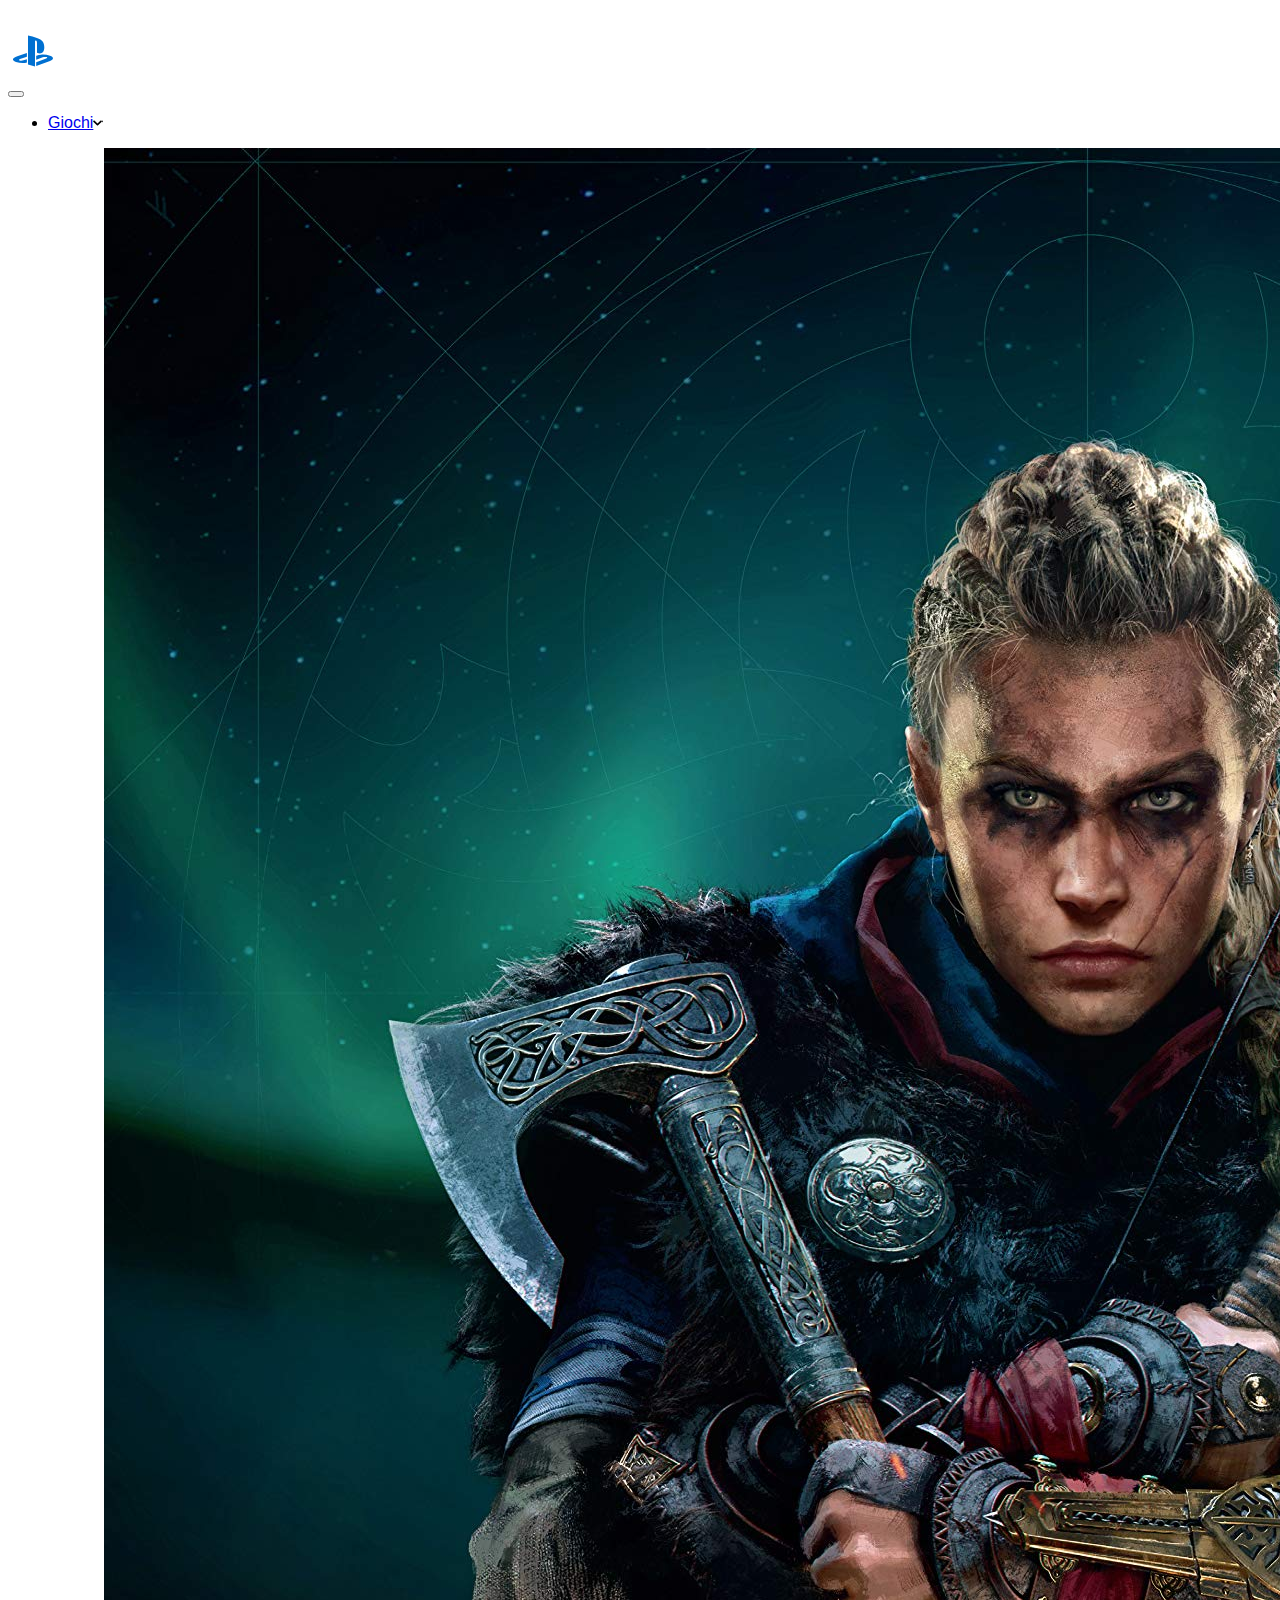
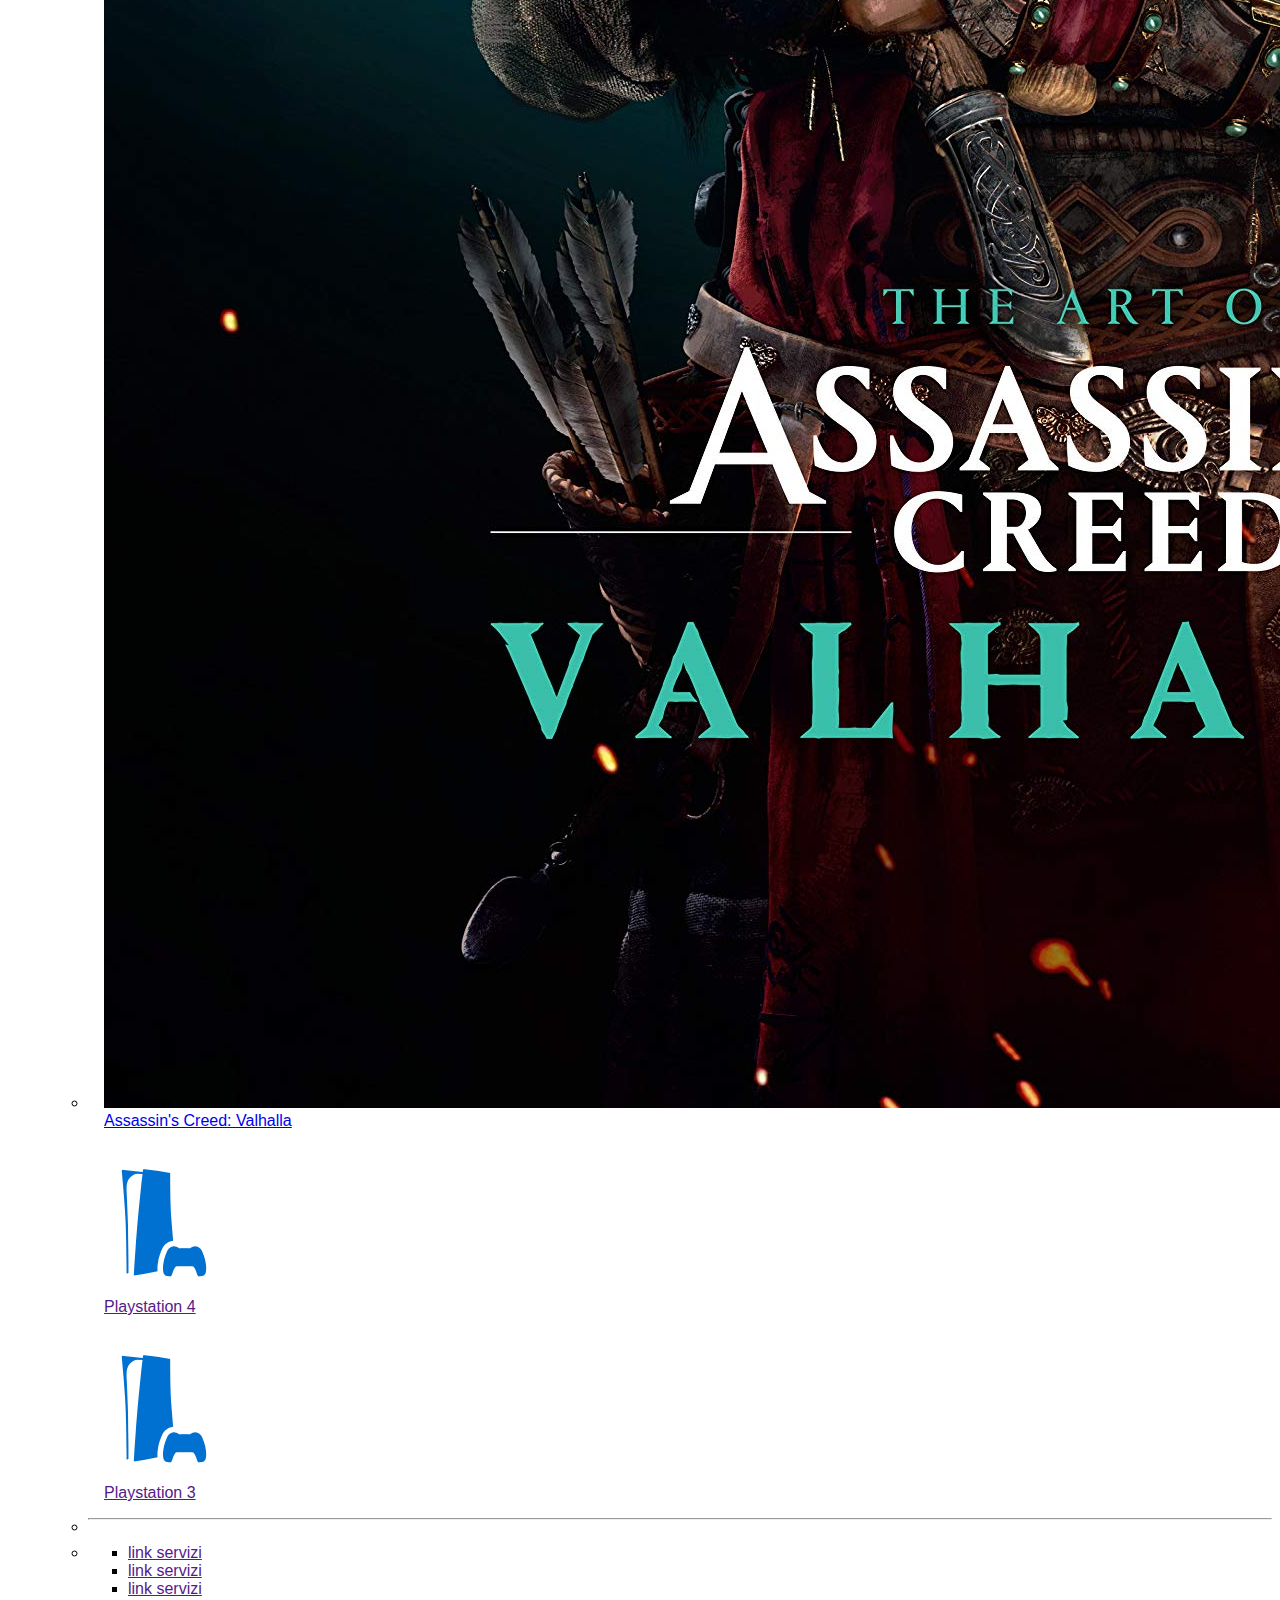
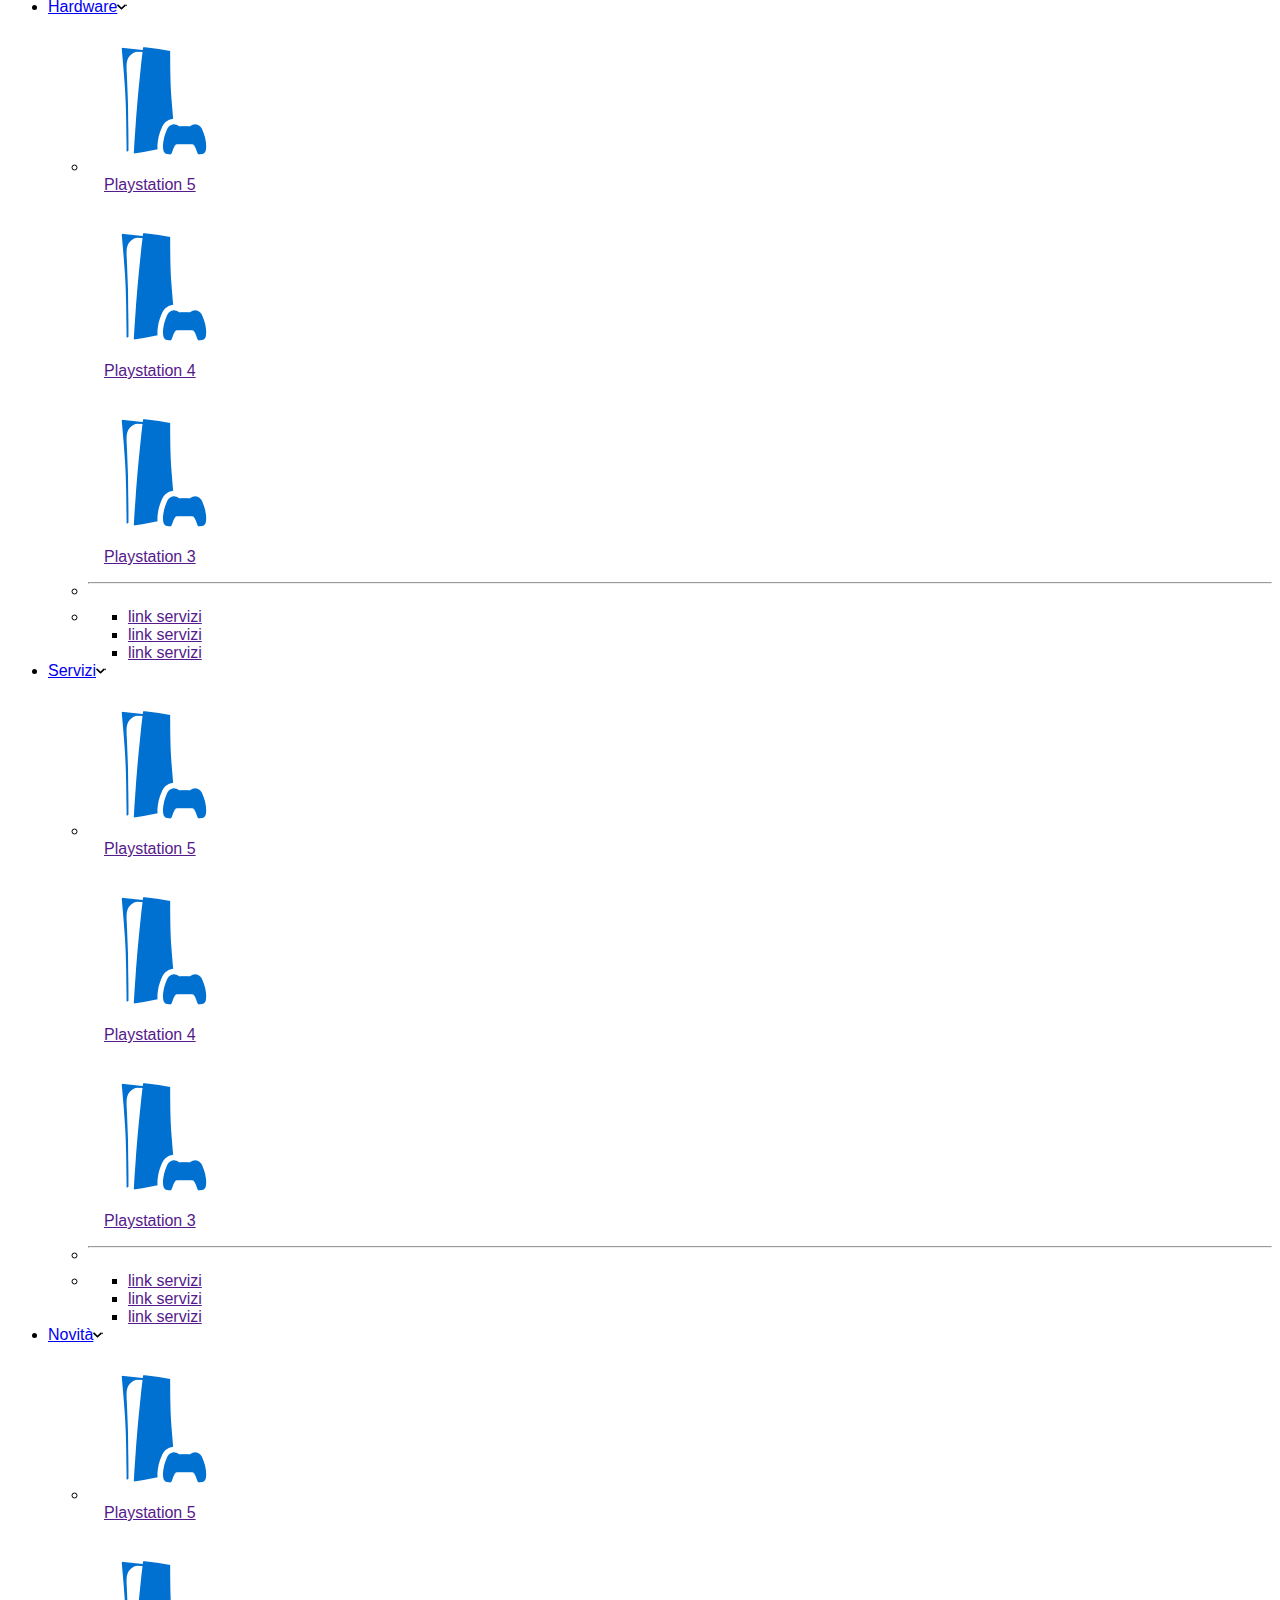
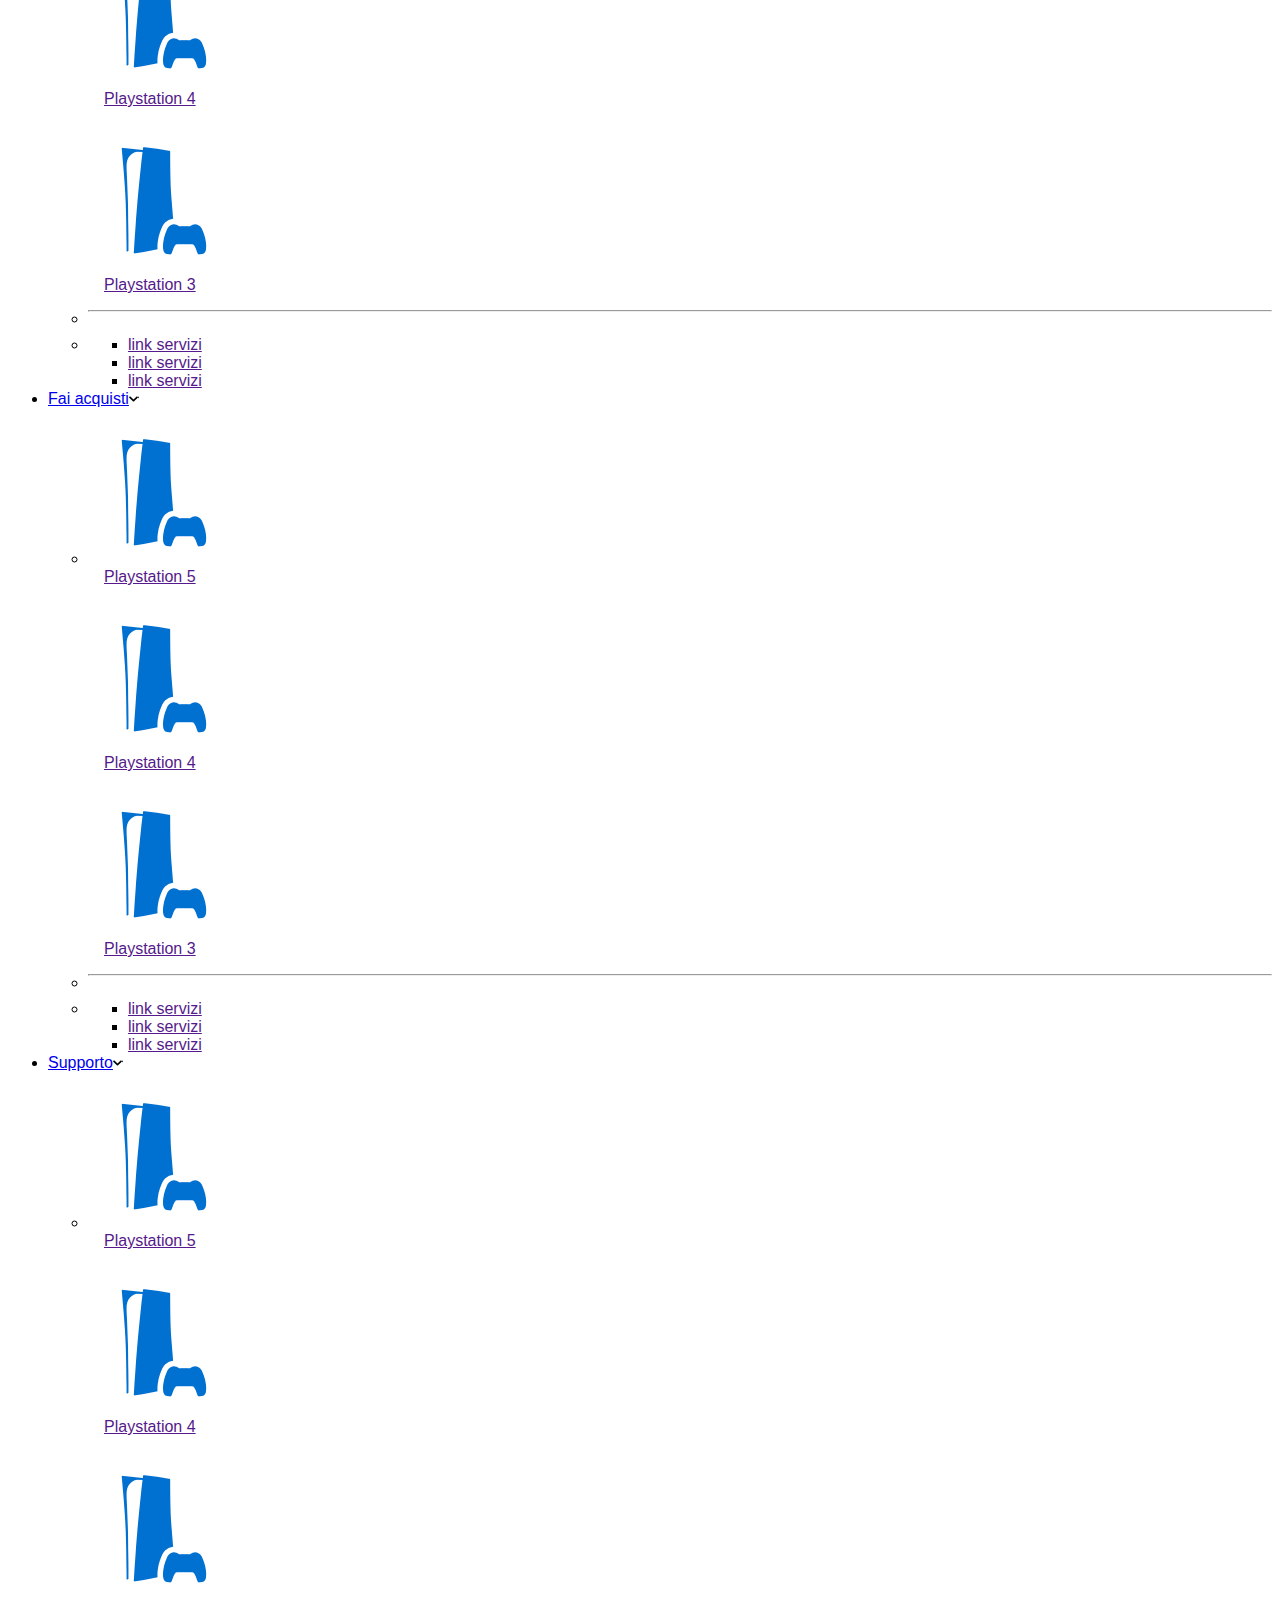
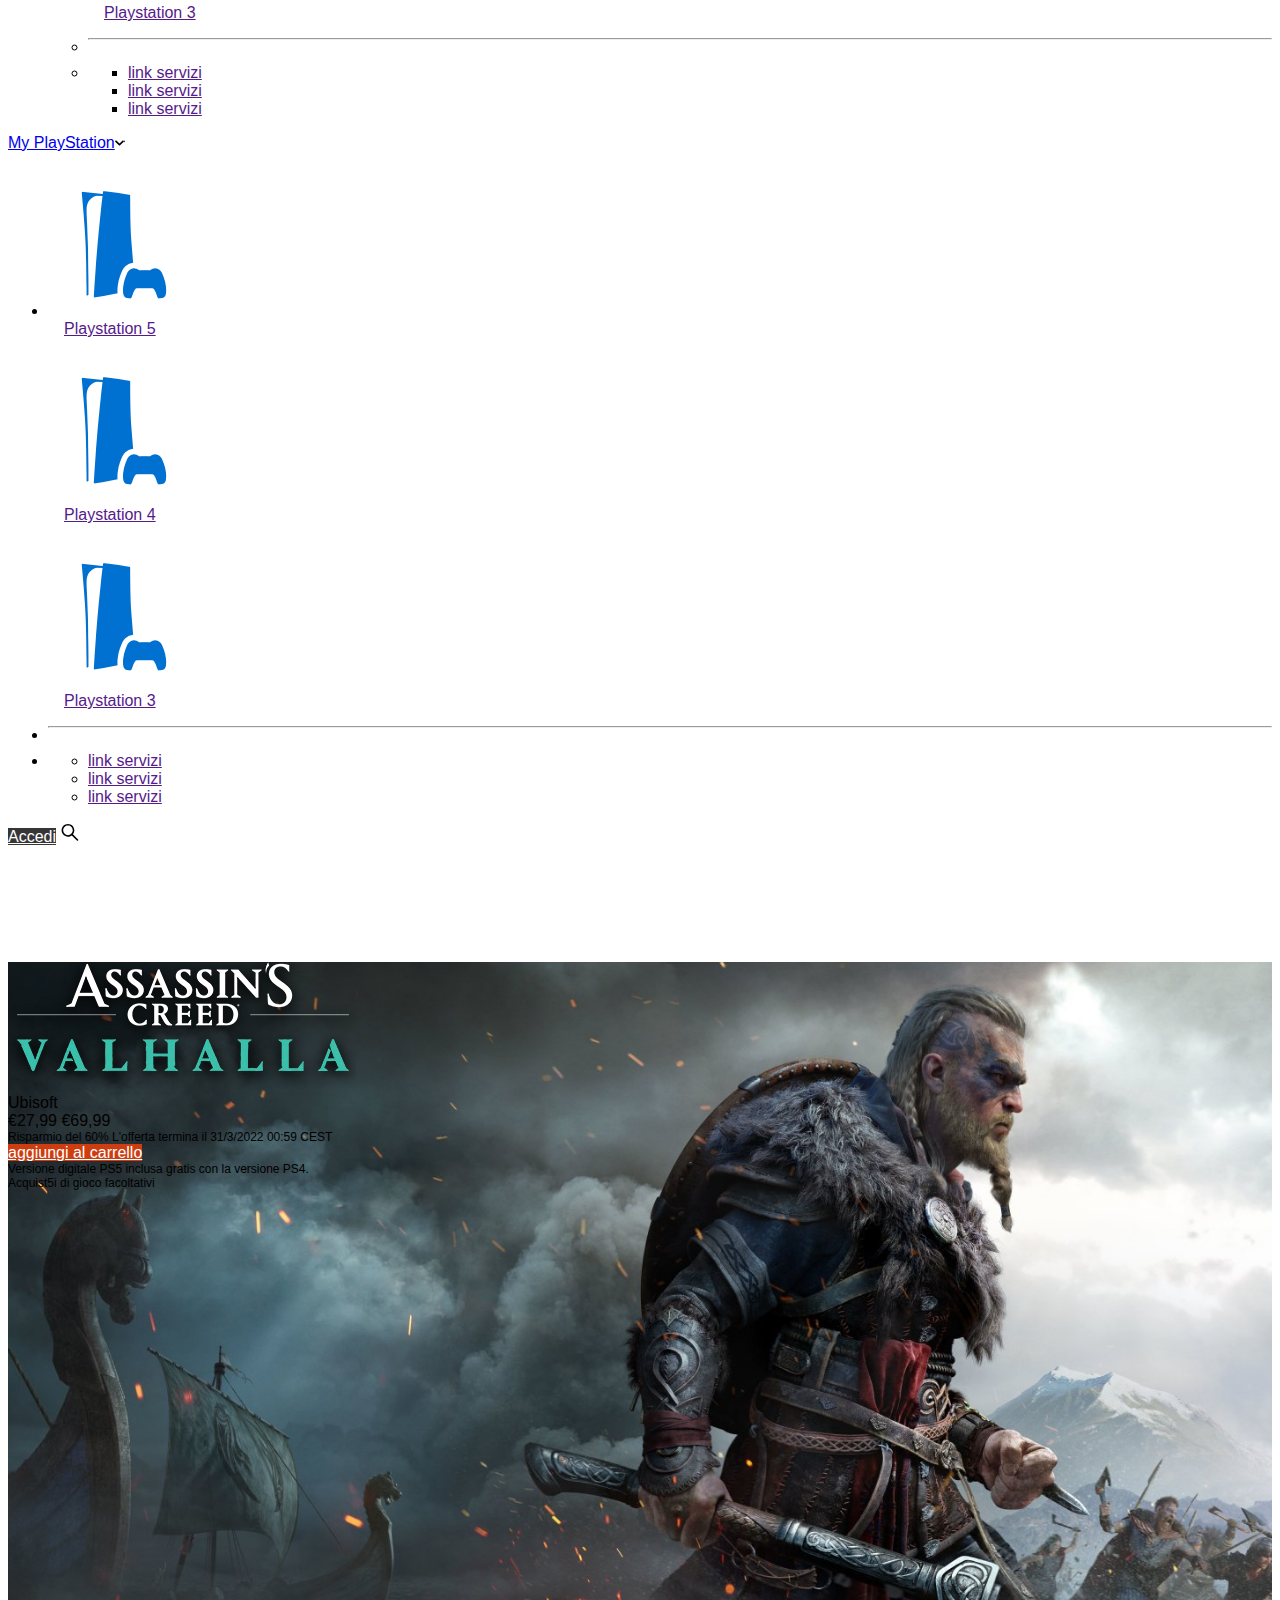
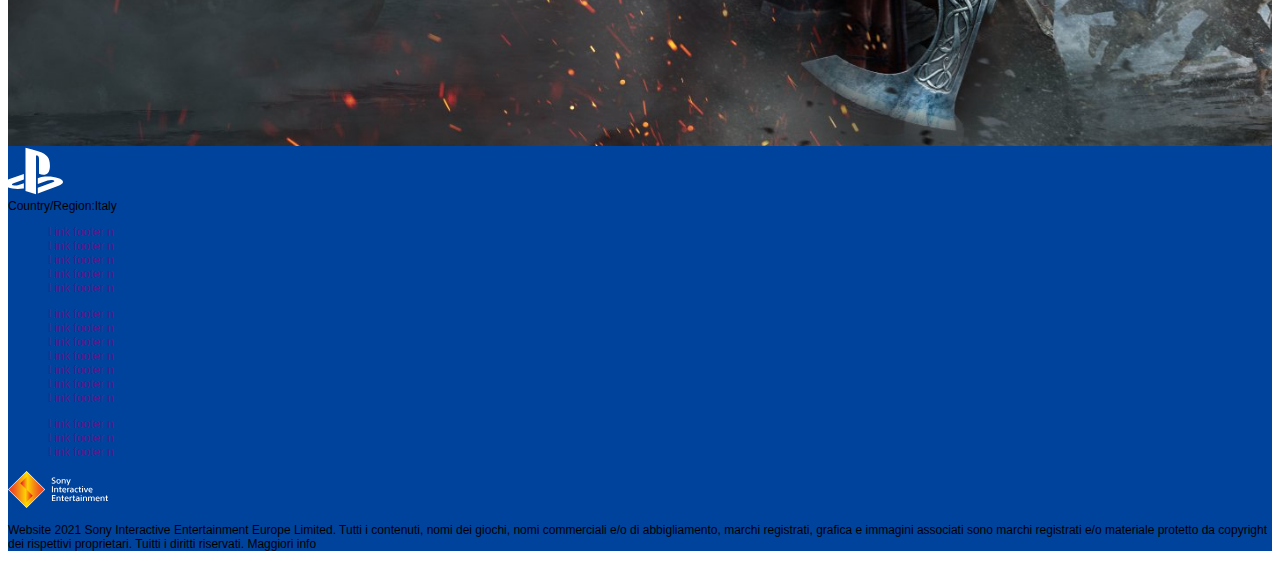
<file: bonus/ac-valhalla.html>
<!doctype html>
<html lang="en">

<head>
    <title>Assassin's Creed: valhalla</title>
    <!-- Required meta tags -->
    <meta charset="utf-8">
    <meta name="viewport" content="width=device-width, initial-scale=1, shrink-to-fit=no">

    <link rel="stylesheet" href="https://cdnjs.cloudflare.com/ajax/libs/font-awesome/6.1.0/css/all.min.css"
        integrity="sha512-10/jx2EXwxxWqCLX/hHth/vu2KY3jCF70dCQB8TSgNjbCVAC/8vai53GfMDrO2Emgwccf2pJqxct9ehpzG+MTw=="
        crossorigin="anonymous" referrerpolicy="no-referrer" />

    <!-- Bootstrap CSS v5.0.2 -->
    <link rel="stylesheet" href="https://cdn.jsdelivr.net/npm/bootstrap@5.0.2/dist/css/bootstrap.min.css"
        integrity="sha384-EVSTQN3/azprG1Anm3QDgpJLIm9Nao0Yz1ztcQTwFspd3yD65VohhpuuCOmLASjC" crossorigin="anonymous">

    <link rel="stylesheet" href="./assets/css/ac-valhalla.css">

</head>

<body>

    <header id="site-header" class="position-fixed zindex-fixed top-0 w-100">
        <div class="header-top bg-dark d-flex justify-content-end">
            <div class="logo logo-sony m-2">
                <img src="../assets/img/sony_logo.svg" alt="" class="img-fluid">
            </div>
        </div>
        <div class="header-bottom">
            <nav class="main-menu navbar navbar-expand-lg navbar-light bg-white">
                <div class="container-fluid">
                    <a class="navbar-brand" href="../index.html">
                        <div class="logo logo-ps">
                            <img src="../assets/img/play_logo.svg" alt="">
                        </div>
                    </a>
                    <button class="navbar-toggler" type="button" data-bs-toggle="collapse"
                        data-bs-target="#navbarSupportedContent" aria-controls="navbarSupportedContent"
                        aria-expanded="false" aria-label="Toggle navigation">
                        <span class="navbar-toggler-icon"></span>
                    </button>
                    <div class="collapse navbar-collapse" id="navbarSupportedContent">
                        <ul class="navbar-nav me-auto">
                            <li class="nav-item dropdown position-static">
                                <a class="link-dark text-decoration-none p-2 d-block dropdown-toggle" href="#"
                                    id="navbarDropdown" role="button" data-bs-toggle="dropdown" aria-expanded="false">
                                    Giochi
                                </a>
                                <ul class="dropdown-menu w-100 border-0 border-top border-bottom border-1 mt-0"
                                    aria-labelledby="navbarDropdown">
                                    <li class="d-flex justify-content-center align-items-center">
                                        <a href="./bonus/ac-valhalla.html" class="text-dark text-decoration-none">
                                            <div class="item d-flex flex-column align-items-center">
                                                <div class="item-play">
                                                    <img src="../bonus/assets/img/ac-valhalla-cover.jpg" alt=""
                                                        class="img-fluid">
                                                </div>
                                                <div class="name-item">Assassin's Creed: Valhalla</div>
                                            </div>
                                        </a>
                                        <a href="" class="text-dark text-decoration-none">
                                            <div class="item mx-5">
                                                <div class="item-play">
                                                    <img src="../assets/img/play-menu-ico.png" alt="" class="img-fluid">
                                                </div>
                                                <div class="name-item">Playstation 4</div>
                                            </div>
                                        </a>
                                        <a href="" class="text-dark text-decoration-none">
                                            <div class="item">
                                                <div class="item-play">
                                                    <img src="../assets/img/play-menu-ico.png" alt="" class="img-fluid">
                                                </div>
                                                <div class="name-item">Playstation 3</div>
                                            </div>
                                        </a>
                                    </li>
                                    <li>
                                        <hr class="dropdown-divider">
                                    </li>
                                    <li>
                                        <ul class="d-flex justify-content-center">
                                            <li>
                                                <a href="" class="link-dark text-decoration-none">link servizi</a>
                                            </li>
                                            <li class="mx-5">
                                                <a href="" class="link-dark text-decoration-none">link servizi</a>
                                            </li>
                                            <li>
                                                <a href="" class="link-dark text-decoration-none">link servizi</a>
                                            </li>
                                        </ul>
                                    </li>
                                </ul>
                            </li>
                            <li class="nav-item dropdown position-static">
                                <a class="link-dark text-decoration-none p-2 d-block dropdown-toggle" href="#"
                                    id="navbarDropdown" role="button" data-bs-toggle="dropdown" aria-expanded="false">
                                    Hardware
                                </a>
                                <ul class="dropdown-menu w-100 border-0 border-top border-bottom border-1 mt-0"
                                    aria-labelledby="navbarDropdown">
                                    <li class="d-flex justify-content-center">
                                        <a href="" class="text-dark text-decoration-none">
                                            <div class="item">
                                                <div class="item-play">
                                                    <img src="../assets/img/play-menu-ico.png" alt="" class="img-fluid">
                                                </div>
                                                <div class="name-item">Playstation 5</div>
                                            </div>
                                        </a>
                                        <a href="" class="text-dark text-decoration-none">
                                            <div class="item mx-5">
                                                <div class="item-play">
                                                    <img src="../assets/img/play-menu-ico.png" alt="" class="img-fluid">
                                                </div>
                                                <div class="name-item">Playstation 4</div>
                                            </div>
                                        </a>
                                        <a href="" class="text-dark text-decoration-none">
                                            <div class="item">
                                                <div class="item-play">
                                                    <img src="../assets/img/play-menu-ico.png" alt="" class="img-fluid">
                                                </div>
                                                <div class="name-item">Playstation 3</div>
                                            </div>
                                        </a>
                                    </li>
                                    <li>
                                        <hr class="dropdown-divider">
                                    </li>
                                    <li>
                                        <ul class="d-flex justify-content-center">
                                            <li>
                                                <a href="" class="link-dark text-decoration-none">link servizi</a>
                                            </li>
                                            <li class="mx-5">
                                                <a href="" class="link-dark text-decoration-none">link servizi</a>
                                            </li>
                                            <li>
                                                <a href="" class="link-dark text-decoration-none">link servizi</a>
                                            </li>
                                        </ul>
                                    </li>
                                </ul>
                            </li>
                            <li class="nav-item dropdown position-static">
                                <a class="link-dark text-decoration-none p-2 d-block dropdown-toggle" href="#"
                                    id="navbarDropdown" role="button" data-bs-toggle="dropdown" aria-expanded="false">
                                    Servizi
                                </a>
                                <ul class="dropdown-menu w-100 border-0 border-top border-bottom border-1 mt-0"
                                    aria-labelledby="navbarDropdown">
                                    <li class="d-flex justify-content-center">
                                        <a href="" class="text-dark text-decoration-none">
                                            <div class="item">
                                                <div class="item-play">
                                                    <img src="../assets/img/play-menu-ico.png" alt="" class="img-fluid">
                                                </div>
                                                <div class="name-item">Playstation 5</div>
                                            </div>
                                        </a>
                                        <a href="" class="text-dark text-decoration-none">
                                            <div class="item mx-5">
                                                <div class="item-play">
                                                    <img src="../assets/img/play-menu-ico.png" alt="" class="img-fluid">
                                                </div>
                                                <div class="name-item">Playstation 4</div>
                                            </div>
                                        </a>
                                        <a href="" class="text-dark text-decoration-none">
                                            <div class="item">
                                                <div class="item-play">
                                                    <img src="../assets/img/play-menu-ico.png" alt="" class="img-fluid">
                                                </div>
                                                <div class="name-item">Playstation 3</div>
                                            </div>
                                        </a>
                                    </li>
                                    <li>
                                        <hr class="dropdown-divider">
                                    </li>
                                    <li>
                                        <ul class="d-flex justify-content-center">
                                            <li>
                                                <a href="" class="link-dark text-decoration-none">link servizi</a>
                                            </li>
                                            <li class="mx-5">
                                                <a href="" class="link-dark text-decoration-none">link servizi</a>
                                            </li>
                                            <li>
                                                <a href="" class="link-dark text-decoration-none">link servizi</a>
                                            </li>
                                        </ul>
                                    </li>
                                </ul>
                            </li>
                            <li class="nav-item dropdown position-static">
                                <a class="link-dark text-decoration-none p-2 d-block dropdown-toggle" href="#"
                                    id="navbarDropdown" role="button" data-bs-toggle="dropdown" aria-expanded="false">
                                    Novità
                                </a>
                                <ul class="dropdown-menu w-100 border-0 border-top border-bottom border-1 mt-0"
                                    aria-labelledby="navbarDropdown">
                                    <li class="d-flex justify-content-center">
                                        <a href="" class="text-dark text-decoration-none">
                                            <div class="item">
                                                <div class="item-play">
                                                    <img src="../assets/img/play-menu-ico.png" alt="" class="img-fluid">
                                                </div>
                                                <div class="name-item">Playstation 5</div>
                                            </div>
                                        </a>
                                        <a href="" class="text-dark text-decoration-none">
                                            <div class="item mx-5">
                                                <div class="item-play">
                                                    <img src="../assets/img/play-menu-ico.png" alt="" class="img-fluid">
                                                </div>
                                                <div class="name-item">Playstation 4</div>
                                            </div>
                                        </a>
                                        <a href="" class="text-dark text-decoration-none">
                                            <div class="item">
                                                <div class="item-play">
                                                    <img src="../assets/img/play-menu-ico.png" alt="" class="img-fluid">
                                                </div>
                                                <div class="name-item">Playstation 3</div>
                                            </div>
                                        </a>
                                    </li>
                                    <li>
                                        <hr class="dropdown-divider">
                                    </li>
                                    <li>
                                        <ul class="d-flex justify-content-center">
                                            <li>
                                                <a href="" class="link-dark text-decoration-none">link servizi</a>
                                            </li>
                                            <li class="mx-5">
                                                <a href="" class="link-dark text-decoration-none">link servizi</a>
                                            </li>
                                            <li>
                                                <a href="" class="link-dark text-decoration-none">link servizi</a>
                                            </li>
                                        </ul>
                                    </li>
                                </ul>
                            </li>
                            <li class="nav-item dropdown position-static">
                                <a class="link-dark text-decoration-none p-2 d-block dropdown-toggle" href="#"
                                    id="navbarDropdown" role="button" data-bs-toggle="dropdown" aria-expanded="false">
                                    Fai acquisti
                                </a>
                                <ul class="dropdown-menu w-100 border-0 border-top border-bottom border-1 mt-0"
                                    aria-labelledby="navbarDropdown">
                                    <li class="d-flex justify-content-center">
                                        <a href="" class="text-dark text-decoration-none">
                                            <div class="item">
                                                <div class="item-play">
                                                    <img src="../assets/img/play-menu-ico.png" alt="" class="img-fluid">
                                                </div>
                                                <div class="name-item">Playstation 5</div>
                                            </div>
                                        </a>
                                        <a href="" class="text-dark text-decoration-none">
                                            <div class="item mx-5">
                                                <div class="item-play">
                                                    <img src="../assets/img/play-menu-ico.png" alt="" class="img-fluid">
                                                </div>
                                                <div class="name-item">Playstation 4</div>
                                            </div>
                                        </a>
                                        <a href="" class="text-dark text-decoration-none">
                                            <div class="item">
                                                <div class="item-play">
                                                    <img src="../assets/img/play-menu-ico.png" alt="" class="img-fluid">
                                                </div>
                                                <div class="name-item">Playstation 3</div>
                                            </div>
                                        </a>
                                    </li>
                                    <li>
                                        <hr class="dropdown-divider">
                                    </li>
                                    <li>
                                        <ul class="d-flex justify-content-center">
                                            <li>
                                                <a href="" class="link-dark text-decoration-none">link servizi</a>
                                            </li>
                                            <li class="mx-5">
                                                <a href="" class="link-dark text-decoration-none">link servizi</a>
                                            </li>
                                            <li>
                                                <a href="" class="link-dark text-decoration-none">link servizi</a>
                                            </li>
                                        </ul>
                                    </li>
                                </ul>
                            </li>
                            <li class="nav-item dropdown position-static">
                                <a class="link-dark text-decoration-none p-2 d-block dropdown-toggle" href="#"
                                    id="navbarDropdown" role="button" data-bs-toggle="dropdown" aria-expanded="false">
                                    Supporto
                                </a>
                                <ul class="dropdown-menu w-100 border-0 border-top border-bottom border-1 mt-0"
                                    aria-labelledby="navbarDropdown">
                                    <li class="d-flex justify-content-center">
                                        <a href="" class="text-dark text-decoration-none">
                                            <div class="item">
                                                <div class="item-play">
                                                    <img src="../assets/img/play-menu-ico.png" alt="" class="img-fluid">
                                                </div>
                                                <div class="name-item">Playstation 5</div>
                                            </div>
                                        </a>
                                        <a href="" class="text-dark text-decoration-none">
                                            <div class="item mx-5">
                                                <div class="item-play">
                                                    <img src="../assets/img/play-menu-ico.png" alt="" class="img-fluid">
                                                </div>
                                                <div class="name-item">Playstation 4</div>
                                            </div>
                                        </a>
                                        <a href="" class="text-dark text-decoration-none">
                                            <div class="item">
                                                <div class="item-play">
                                                    <img src="../assets/img/play-menu-ico.png" alt="" class="img-fluid">
                                                </div>
                                                <div class="name-item">Playstation 3</div>
                                            </div>
                                        </a>
                                    </li>
                                    <li>
                                        <hr class="dropdown-divider">
                                    </li>
                                    <li>
                                        <ul class="d-flex justify-content-center">
                                            <li>
                                                <a href="" class="link-dark text-decoration-none">link servizi</a>
                                            </li>
                                            <li class="mx-5">
                                                <a href="" class="link-dark text-decoration-none">link servizi</a>
                                            </li>
                                            <li>
                                                <a href="" class="link-dark text-decoration-none">link servizi</a>
                                            </li>
                                        </ul>
                                    </li>
                                </ul>
                            </li>
                        </ul>
                        <div class="d-flex">
                            <div class="nav-item dropdown position-static">
                                <a class="link-dark text-decoration-none p-2 d-block dropdown-toggle" href="#"
                                    id="navbarDropdown" role="button" data-bs-toggle="dropdown" aria-expanded="false">
                                    My PlayStation
                                </a>
                                <ul class="dropdown-menu w-100 border-0 border-top border-bottom border-1 mt-0"
                                    aria-labelledby="navbarDropdown">
                                    <li class="d-flex justify-content-center">
                                        <a href="" class="text-dark text-decoration-none">
                                            <div class="item">
                                                <div class="item-play">
                                                    <img src="../assets/img/play-menu-ico.png" alt="" class="img-fluid">
                                                </div>
                                                <div class="name-item">Playstation 5</div>
                                            </div>
                                        </a>
                                        <a href="" class="text-dark text-decoration-none">
                                            <div class="item mx-5">
                                                <div class="item-play">
                                                    <img src="../assets/img/play-menu-ico.png" alt="" class="img-fluid">
                                                </div>
                                                <div class="name-item">Playstation 4</div>
                                            </div>
                                        </a>
                                        <a href="" class="text-dark text-decoration-none">
                                            <div class="item">
                                                <div class="item-play">
                                                    <img src="../assets/img/play-menu-ico.png" alt="" class="img-fluid">
                                                </div>
                                                <div class="name-item">Playstation 3</div>
                                            </div>
                                        </a>
                                    </li>
                                    <li>
                                        <hr class="dropdown-divider">
                                    </li>
                                    <li>
                                        <ul class="d-flex justify-content-center">
                                            <li>
                                                <a href="" class="link-dark text-decoration-none">link servizi</a>
                                            </li>
                                            <li class="mx-5">
                                                <a href="" class="link-dark text-decoration-none">link servizi</a>
                                            </li>
                                            <li>
                                                <a href="" class="link-dark text-decoration-none">link servizi</a>
                                            </li>
                                        </ul>
                                    </li>
                                </ul>
                            </div>
                            <a href=""
                                class="nav-item btn play-btn-paledark align-self-center mx-3 rounded-pill">Accedi</a>
                            <a href="" class="nav-item link-dark align-self-center d-flex">
                                <img height="20px" src="../assets/img/lens.svg" alt="">
                            </a>
                        </div>
                    </div>
                </div>
            </nav>
            <!-- main-manu -->
        </div>
    </header>
    <!-- /#site-header -->

    <main id="site-main">

        <section class="jumbotron play-mt-116 pb-4 text-white">
            <div class="container h-100">
                <div class="row align-items-end h-100">
                    <div class="col col-lg-6">
                        <div class="card bg-transparent">
                            <div class="card-image">
                                <img src="./assets/img/ACV_logo_header.webp" alt="" class="img-fluid">
                            </div>
                            <div class="card-body">
                                <duv class="brand fw-bold">Ubisoft</duv>
                                <div class="price pt-1 pb-5">
                                    <span class="disconted h2">€27,99</span>
                                    <span
                                        class="original-price h3 fw-bold text-white-50 text-decoration-line-through">€69,99</span>
                                    <div class="discount play-fs-075">Risparmio del 60% <span
                                            class="fw-bold text-white-50">L'offerta termina il 31/3/2022 00:59
                                            CEST</span></div>
                                </div>
                                <div class="row">
                                    <div class="col-9">
                                        <a href="" class="btn play-btn-alternative rounded-pill d-block mb-5">aggiungi
                                            al carrello</a>
                                    </div>
                                    <div class="col-3">
                                        <a href="" class="btn btn-outline-light rounded-circle">
                                            <i class="fa-regular fa-heart"></i>
                                        </a>
                                    </div>
                                </div>
                                <div class="version play-fs-075">
                                    <div class="row">
                                        <div class="col-1">
                                            <i class="fa-solid fa-upload"></i>
                                        </div>
                                        <div class="col">
                                            Versione digitale PS5<i class="fa-solid fa-trademark"></i> inclusa gratis con la
                                            versione PS4<i class="fa-solid fa-trademark"></i>.    
                                        </div>
                                    </div>
                                </div>
                                <div class="optional play-fs-075">
                                    <div class="row">
                                        <div class="col-1">
                                            <i class="fa-solid fa-gamepad"></i>
                                        </div>
                                        <div class="col">
                                            Acquist5i di gioco facoltativi
                                        </div>
                                    </div>
                                </div>
                            </div>
                        </div>
                    </div>
                </div>
            </div>
        </section>
        <!-- jumbotron -->

    </main>
    <!-- /#site-main -->

    <footer id="site-footer" class="play-bg-darkprimary text-white py-4 px-3">
        <div class="row row-cols-1 row-cols-md-2">
            <div class="col">
                <div class="logo-footer position-relative">
                    <svg class="shared-nav-ps-logo" width="50px" height="50px" version="1.1"
                        xmlns="http://www.w3.org/2000/svg" xmlns:xlink="http://www.w3.org/1999/xlink"
                        viewBox="0 0 50 50" data-di-res-id="51237b9e-85bdd8e5" data-di-rand="1620209019838">
                        <g>
                            <g>
                                <path d="M5.8,32.1C4.3,33.1,4.8,35,8,35.9c3.3,1.1,6.9,1.4,10.4,0.8c0.2,0,0.4-0.1,0.5-0.1v-3.4l-3.4,1.1
                         c-1.3,0.4-2.6,0.5-3.9,0.2c-1-0.3-0.8-0.9,0.4-1.4l6.9-2.4V27l-9.6,3.3C8.1,30.7,6.9,31.3,5.8,32.1z M29,17.1v9.7
                         c4.1,2,7.3,0,7.3-5.2c0-5.3-1.9-7.7-7.4-9.6C26,11,23,10.1,20,9.5v28.9l7,2.1V16.2c0-1.1,0-1.9,0.8-1.6C28.9,14.9,29,16,29,17.1z
                          M42,29.8c-2.9-1-6-1.4-9-1.1c-1.6,0.1-3.1,0.5-4.5,1l-0.3,0.1v3.9l6.5-2.4c1.3-0.4,2.6-0.5,3.9-0.2c1,0.3,0.8,0.9-0.4,1.4
                         l-10,3.7V40L42,34.9c1-0.4,1.9-0.9,2.7-1.7C45.4,32.2,45.1,30.8,42,29.8z"></path>
                            </g>
                        </g>
                    </svg>
                    <i class="fa-regular fa-registered position-absolute bottom-0"></i>
                </div>
                <div class="world-region py-3">
                    <i class="fa-solid fa-globe"></i> Country/Region:Italy
                </div>
            </div>
            <div class="col">
                <div class="row row-cols-1 row-cols-sm-3">
                    <div class="col">
                        <ul class="unstyled">
                            <li class="px-2">
                                <a href="" class="text-white text-decoration-none">Link footer n</a>
                            </li>
                            <li class="px-2">
                                <a href="" class="text-white text-decoration-none">Link footer n</a>
                            </li>
                            <li class="px-2">
                                <a href="" class="text-white text-decoration-none">Link footer n</a>
                            </li>
                            <li class="px-2">
                                <a href="" class="text-white text-decoration-none">Link footer n</a>
                            </li>
                            <li class="px-2">
                                <a href="" class="text-white text-decoration-none">Link footer n</a>
                            </li>
                        </ul>
                    </div>
                    <div class="col">
                        <ul class="unstyled">
                            <li class="px-2">
                                <a href="" class="text-white text-decoration-none">Link footer n</a>
                            </li>
                            <li class="px-2">
                                <a href="" class="text-white text-decoration-none">Link footer n</a>
                            </li>
                            <li class="px-2">
                                <a href="" class="text-white text-decoration-none">Link footer n</a>
                            </li>
                            <li class="px-2">
                                <a href="" class="text-white text-decoration-none">Link footer n</a>
                            </li>
                            <li class="px-2">
                                <a href="" class="text-white text-decoration-none">Link footer n</a>
                            </li>
                            <li class="px-2">
                                <a href="" class="text-white text-decoration-none">Link footer n</a>
                            </li>
                            <li class="px-2">
                                <a href="" class="text-white text-decoration-none">Link footer n</a>
                            </li>
                        </ul>

                    </div>
                    <div class="col">
                        <ul class="unstyled">
                            <li class="px-2">
                                <a href="" class="text-white text-decoration-none">Link footer n</a>
                            </li>
                            <li class="px-2">
                                <a href="" class="text-white text-decoration-none">Link footer n</a>
                            </li>
                            <li class="px-2">
                                <a href="" class="text-white text-decoration-none">Link footer n</a>
                            </li>
                        </ul>
                    </div>
                </div>
            </div>
            <div class="col">
                <div class="sony-logo-footer py-3">
                    <img src="../assets/img/sie-logo.svg" alt="" class="img-fluid">
                </div>
                <p>Website <i class="fa-regular fa-copyright"></i>2021 Sony Interactive Entertainment Europe Limited.
                    Tutti i contenuti, nomi dei giochi, nomi commerciali e/o di abbigliamento, marchi registrati,
                    grafica e immagini associati sono marchi registrati e/o materiale protetto da copyright dei
                    rispettivi proprietari. Tuitti i diritti riservati. Maggiori info</p>
            </div>
        </div>
    </footer>
    <!-- /#site-footer -->

    <!-- Bootstrap JavaScript Libraries -->
    <script src="https://cdn.jsdelivr.net/npm/@popperjs/core@2.9.2/dist/umd/popper.min.js"
        integrity="sha384-IQsoLXl5PILFhosVNubq5LC7Qb9DXgDA9i+tQ8Zj3iwWAwPtgFTxbJ8NT4GN1R8p"
        crossorigin="anonymous"></script>
    <script src="https://cdn.jsdelivr.net/npm/bootstrap@5.0.2/dist/js/bootstrap.min.js"
        integrity="sha384-cVKIPhGWiC2Al4u+LWgxfKTRIcfu0JTxR+EQDz/bgldoEyl4H0zUF0QKbrJ0EcQF"
        crossorigin="anonymous"></script>

</body>

</html>
</file>
<file: assets/css/style.css>
/* #region debug */

.debug [class^="col"] {
    background-color: lightcoral;
    border: 1px solid grey;
}

.debug [class^="col"] [class^="col"] {
    background-color: lightgreen;
    border: 1px solid grey;
}

.debug .header-top,
.debug .jumbotron-break,
.debug .slider,
.debug .jumbotron-adventure,
.debug .ps5,
.debug .ps4,
.debug .discounts,
.debug .social {
    background-color: lightblue;
    border: 1px solid grey;
}

/* #endregion debug */

/* #region common */

:root {
    /* .main-menu btn accedi */
    --paledark: #363636;
    /* .btn acquista ora */
    --altenative: #CD3D0F;
    --alternative-hover: #ab3611;
    /* border-bottom accessorio */
    --paleprimary: #147DD2;
    /* bottoni */
    --primary: #2D64E6;
    /* bg-new-game */
    --dark: #1F1F1F;
    /* bg-ps-plus */
    --light: #BEBCBB;
    /* btn ps-plus */
    --lighter: #D9DADC;
    /* bg-ps-now */
    --darkerprimary: #161C3B;
    /* color text subtitle */
    --primarylight: #727272;
    --darkprimary: #00439C;
}

body {
    font-family: Arial, Helvetica, sans-serif;
}

img {
    max-width: 100%;
}

::-webkit-scrollbar {
    width: 8px;
}

::-webkit-scrollbar-thumb {
    background: #5f6166;
    border-radius: 8px;
}

::-webkit-scrollbar-thumb:hover {
    background: #888;
}

::-webkit-scrollbar-track {
    background: #28292c;
    box-shadow: inset 0 0 5px #888;
}

/* #endregion common */

/* #region utility */

.logo {
    width: 50px;
}

.hero-banner {
    width: 200px;
}

.item-play {
    width: 80px;
}

.play-rounded {
    border-radius: 20px;
}

.play-paleprimary {
    color: var(--paleprimary);
}

.play-primarylight {
    color: var(--primarylight);
}

.play-bg-dark {
    background-color: var(--dark);
}

.play-bg-light {
    background-color: var(--light);
}

.play-bg-darkerprimary {
    background-color: var(--darkerprimary);
}

.play-bg-darkprimary {
    background-color: var(--darkprimary);
}


.play-lh-1-5 {
    line-height: 1.5rem;
}

.play-btn-paledark {
    color: #fff;
    background-color: var(--paledark);
    outline: 2px solid transparent;
    outline-offset: -4px;
    transition: all 150ms linear;
}

.play-btn-alternative {
    color: #fff;
    background-color: var(--altenative);
    outline: 2px solid transparent;
    outline-offset: -4px;
    transition: all 150ms linear;
}

.play-btn-primary {
    color: #fff;
    background-color: var(--primary);
    outline: 2px solid transparent;
    outline-offset: -4px;
    transition: all 150ms linear;
}

.play-btn-lighter {
    color: var(--paleprimary);
    background-color: var(--lighter);
    outline: 2px solid transparent;
    outline-offset: -4px;
    transition: all 150ms linear;
}

.play-btn-lightest {
    color: var(--darkerprimary);
    background-color: white;
    outline: 2px solid transparent;
    outline-offset: -4px;
    transition: all 150ms linear;
}

.social-container {
    width: 100%;
    margin: 0 auto;
}

.play-mt-116 {
    margin-top: 116px;
}

.zindex-fixed {
    z-index: 1030;
}

.fa-trademark {
    line-height: 100%;
    font-size: 0.5rem;
    vertical-align: super;
}

.fa-registered {
    line-height: 100%;
    font-size: 0.75rem;
    vertical-align: super;
}

.unstyled {
    list-style: none;
}

/* #endregion utility */

/* #region hover */

.play-btn-paledark:hover {
    color: #fff;
    background-color: #5c5b5b;
    border-color: #5c5b5b;
    outline: 2px solid white;
}

.play-btn-primary:hover {
    color: #fff;
    background-color: var(--darkprimary);
    border-color: var(--darkprimary);
    outline: 2px solid white;
}

.play-btn-alternative:hover {
    color: #fff;
    background-color: #ab3611;
    border-color: #ab3611;
    outline: 2px solid black;
}

.play-btn-lighter:hover {
    color: var(--paleprimary);
    background-color: var(--lighter);
    border-color: var(--lighter);
    outline: 2px solid var(--light);
}

.play-btn-lightest:hover {
    color: var(--darkerprimary);
    outline: 2px solid var(--darkerprimary);
}

#site-header .item:hover {
    box-shadow: 0 0 5px 5px #a1a1a14f;
}

.slider-cover:hover {
    transform: translate(0, -20px);
    cursor: pointer;
}

label.slider-label:hover img {
    filter: none;    
}

label.slider-label:hover {
    border-bottom: 2px solid var(--paleprimary);    
    color: black;
}

/* #endregion hover */

/* #region checked */

input.slider-selector:checked ~ label {
    border-bottom: 2px solid var(--paleprimary);    
    color: black;
} 

input.slider-selector:checked ~ label img {
    filter: none;
} 

/* #endregion checked */

/* #region site-header */

.dropdown-toggle {
    display: flex;
    align-items: center;
}

.dropdown-toggle::after {
    border: 0;
    content: "";
    background-image: url(../img/chevron-down-solid.svg);
    filter: brightness(0);
    line-height: 100%;
    vertical-align: middle;
    width: 10px;
    height: 10px;
}

.show::after {
    border: 0;
    content: "";
    background-image: url(../img/chevron-down-solid-hover.svg);
    line-height: 100%;
    vertical-align: middle;
    width: 10px;
    height: 10px;
    filter: none;
}

#site-header .item {
    margin: 0.5rem;
    padding: 0.5rem;
    transition: all 150ms linear;
    gap: 0.5rem;
}

/* #endregion site-header */

/* #region site-main */

/* #region jumbotron-break */

.jumbotron-break {
    background-image: url(../img/jumbo-bg.png);
    background-position: bottom;
    background-size: cover;
    background-repeat: no-repeat;
    height: calc(100vh - 116px);
}

/* #endregion jumbotron-break */

/* #region slider-games */

.slider-cover {
    transition: 250ms linear;
}

.slider-cover.active {
    border: 2px solid var(--paleprimary);
}

.slider-cover.active > img {
    border: 2px solid white;

} 

/* #endregion slider-games */

/* #region jumbotron-adventure */

.jumbotron-adventure {
    background-image: url(../img/it-takes-two-hero-banner-desktop.jpg);
    background-position: center;
    background-size: cover;
    background-repeat: no-repeat;
}

/* #endregion jumbotron-adventure */

/* #region slider-items */

label.slider-label {
    border-bottom: 2px solid transparent;
    transition: 250ms linear;
    cursor: pointer;
}

.slider-item img {
    filter: contrast(0.5) brightness(1.4);
    transition: 250ms linear;
}

input.slider-selector {
    display: none;
}

/* #endregion slider-items */

/* #region ps4 */

.ps4 .subtitle {
    line-height: 1.5rem;
}

/* #endregion ps4 */

/* #endregion site-main */

/* #region site-footer */

#site-footer {
    font-size: 0.75rem;
}

.shared-nav-ps-logo {
    fill: white;    
    transform: scale(1.5);
}

.sony-logo-footer {
    width: 100px;
}

#site-footer .fa-registered {
    line-height: unset;
    font-size: 0.25rem;
}

/* #endregion site-footer */

/* #region media query */

@media screen and (max-width: 399.98px) {
    
    .social-container {
        width: 100%;
    }

}

@media screen and (min-width: 400px) {
    
    .social-container {
        width: 400px;
    }

}

/* #endregion media query */
</file>
<file: bonus/assets/css/ac-valhalla.css>
/* #region debug */

.debug [class^="col"] {
    background-color: lightcoral;
    border: 1px solid grey;
}

.debug [class^="col"] [class^="col"] {
    background-color: lightgreen;
    border: 1px solid grey;
}

.debug .header-top,
.debug .jumbotron-break,
.debug .slider,
.debug .jumbotron-adventure,
.debug .ps5,
.debug .ps4,
.debug .discounts,
.debug .social {
    background-color: lightblue;
    border: 1px solid grey;
}

/* #endregion debug */

/* #region common */

:root {
    /* .main-menu btn accedi */
    --paledark: #363636;
    /* .btn acquista ora */
    --altenative: #CD3D0F;
    --alternative-hover: #ab3611;
    /* border-bottom accessorio */
    --paleprimary: #147DD2;
    /* bottoni */
    --primary: #2D64E6;
    /* bg-new-game */
    --dark: #1F1F1F;
    /* bg-ps-plus */
    --light: #BEBCBB;
    /* btn ps-plus */
    --lighter: #D9DADC;
    /* bg-ps-now */
    --darkerprimary: #161C3B;
    /* color text subtitle */
    --primarylight: #727272;
    --darkprimary: #00439C;
}

body {
    font-family: Arial, Helvetica, sans-serif;
}

::-webkit-scrollbar {
    width: 8px;
}

::-webkit-scrollbar-thumb {
    background: #5f6166;
    border-radius: 8px;
}

::-webkit-scrollbar-thumb:hover {
    background: #888;
}

::-webkit-scrollbar-track {
    background: #28292c;
    box-shadow: inset 0 0 5px #888;
}

/* #endregion common */

/* #region utility */

.logo {
    width: 50px;
}

.hero-banner {
    width: 200px;
}

.item-play {
    width: 80px;
}

.play-rounded {
    border-radius: 20px;
}

.play-paleprimary {
    color: var(--paleprimary);
}

.play-primarylight {
    color: var(--primarylight);
}

.play-bg-dark {
    background-color: var(--dark);
}

.play-bg-light {
    background-color: var(--light);
}

.play-bg-darkerprimary {
    background-color: var(--darkerprimary);
}

.play-bg-darkprimary {
    background-color: var(--darkprimary);
}

.play-fs-075 {
    font-size: 0.75rem;
}

.play-btn-paledark {
    color: #fff;
    background-color: var(--paledark);
    outline: 2px solid transparent;
    outline-offset: -4px;
    transition: all 150ms linear;
}

.play-btn-alternative {
    color: #fff;
    background-color: var(--altenative);
    outline: 2px solid transparent;
    outline-offset: -4px;
    transition: all 150ms linear;
}

.play-btn-primary {
    color: #fff;
    background-color: var(--primary);
    outline: 2px solid transparent;
    outline-offset: -4px;
    transition: all 150ms linear;
}

.play-btn-lighter {
    color: var(--paleprimary);
    background-color: var(--lighter);
    outline: 2px solid transparent;
    outline-offset: -4px;
    transition: all 150ms linear;
}

.play-btn-lightest {
    color: var(--darkerprimary);
    background-color: white;
    outline: 2px solid transparent;
    outline-offset: -4px;
    transition: all 150ms linear;
}

.social-container {
    width: 100%;
    margin: 0 auto;
}

.play-mt-116 {
    margin-top: 116px;
}

.zindex-fixed {
    z-index: 1030;
}

.fa-trademark {
    line-height: 100%;
    font-size: 0.5rem;
    vertical-align: super;
}

.fa-registered {
    line-height: 100%;
    font-size: 0.75rem;
    vertical-align: super;
}

.unstyled {
    list-style: none;
}

/* #endregion utility */

/* #region hover */

.play-btn-paledark:hover {
    color: #fff;
    background-color: #5c5b5b;
    border-color: #5c5b5b;
    outline: 2px solid white;
}

.play-btn-primary:hover {
    color: #fff;
    background-color: var(--darkprimary);
    border-color: var(--darkprimary);
    outline: 2px solid white;
}

.play-btn-alternative:hover {
    color: #fff;
    background-color: #ab3611;
    border-color: #ab3611;
    outline: 2px solid black;
}

.play-btn-lighter:hover {
    color: var(--paleprimary);
    background-color: var(--lighter);
    border-color: var(--lighter);
    outline: 2px solid var(--light);
}

.play-btn-lightest:hover {
    color: var(--darkerprimary);
    outline: 2px solid var(--darkerprimary);
}

#site-header .item:hover {
    box-shadow: 0 0 5px 5px #a1a1a14f;
}

.slider-cover:hover {
    transform: translate(0, -20px);
    cursor: pointer;
}

label.slider-label:hover img {
    filter: none;    
}

label.slider-label:hover {
    border-bottom: 2px solid var(--paleprimary);    
    color: black;
}

/* #endregion hover */

/* #region checked */

input.slider-selector:checked ~ label {
    border-bottom: 2px solid var(--paleprimary);    
    color: black;
} 

input.slider-selector:checked ~ label img {
    filter: none;
} 

/* #endregion checked */

/* #region site-header */

.dropdown-toggle {
    display: flex;
    align-items: center;
}

.dropdown-toggle::after {
    border: 0;
    content: "";
    background-image: url(../img/chevron-down-solid.svg);
    filter: brightness(0);
    line-height: 100%;
    vertical-align: middle;
    width: 10px;
    height: 10px;
}

.show::after {
    border: 0;
    content: "";
    background-image: url(../img/chevron-down-solid-hover.svg);
    line-height: 100%;
    vertical-align: middle;
    width: 10px;
    height: 10px;
    filter: none;
}

#site-header .item {
    margin: 0.5rem;
    padding: 0.5rem;
    transition: all 150ms linear;
    gap: 0.5rem;
}

/* #endregion site-header */

/* #region site-main */

/* #region jumbotron */

.jumbotron {
    height: calc(100vh - 116px);
    background-image: url(../img/ac-valhalla-jumbotron.jpg);
    background-position: center;
    background-size: cover;
    background-repeat: no-repeat;
}

/* #region jumbotron */

/* #endregion site-main */

/* #region site-footer */

#site-footer {
    font-size: 0.75rem;
}

.shared-nav-ps-logo {
    fill: white;    
    transform: scale(1.5);
}

.sony-logo-footer {
    width: 100px;
}

#site-footer .fa-registered {
    line-height: unset;
    font-size: 0.25rem;
}

/* #endregion site-footer */

/* #region media query */
</file>
